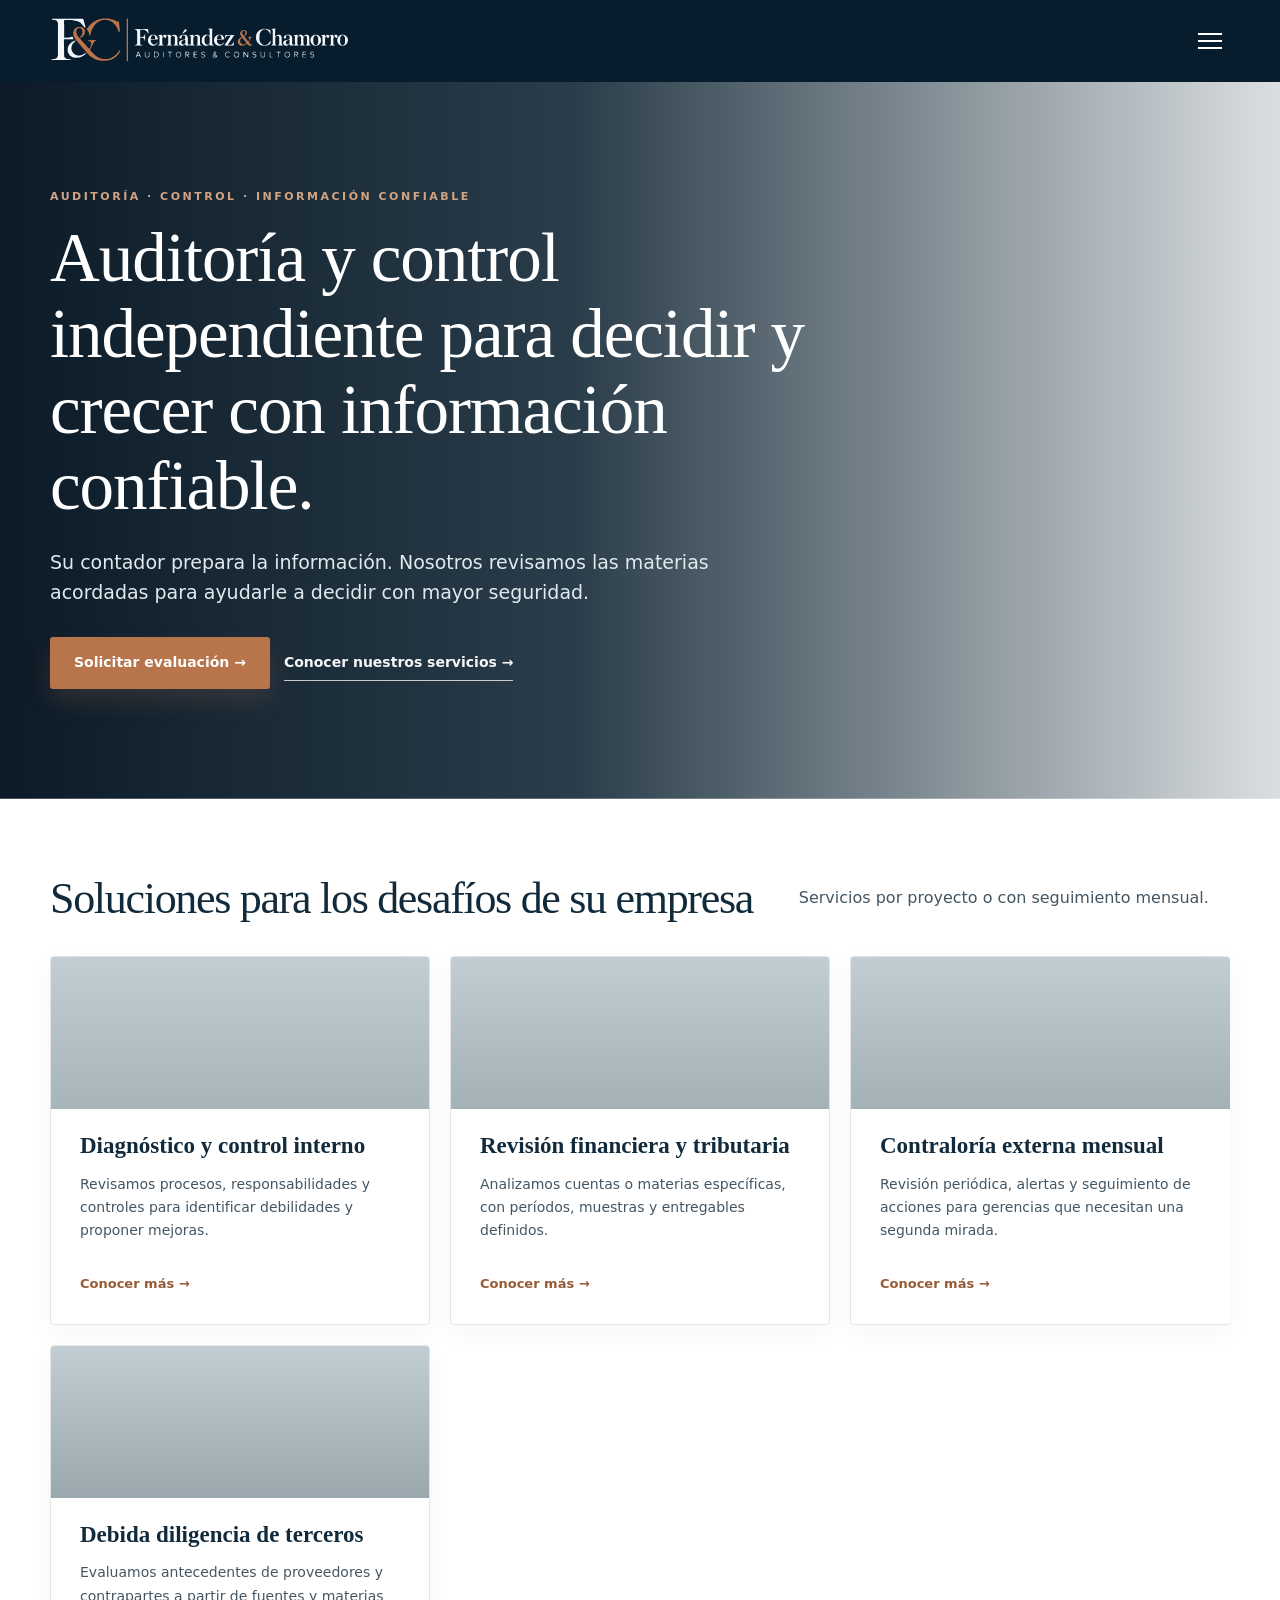
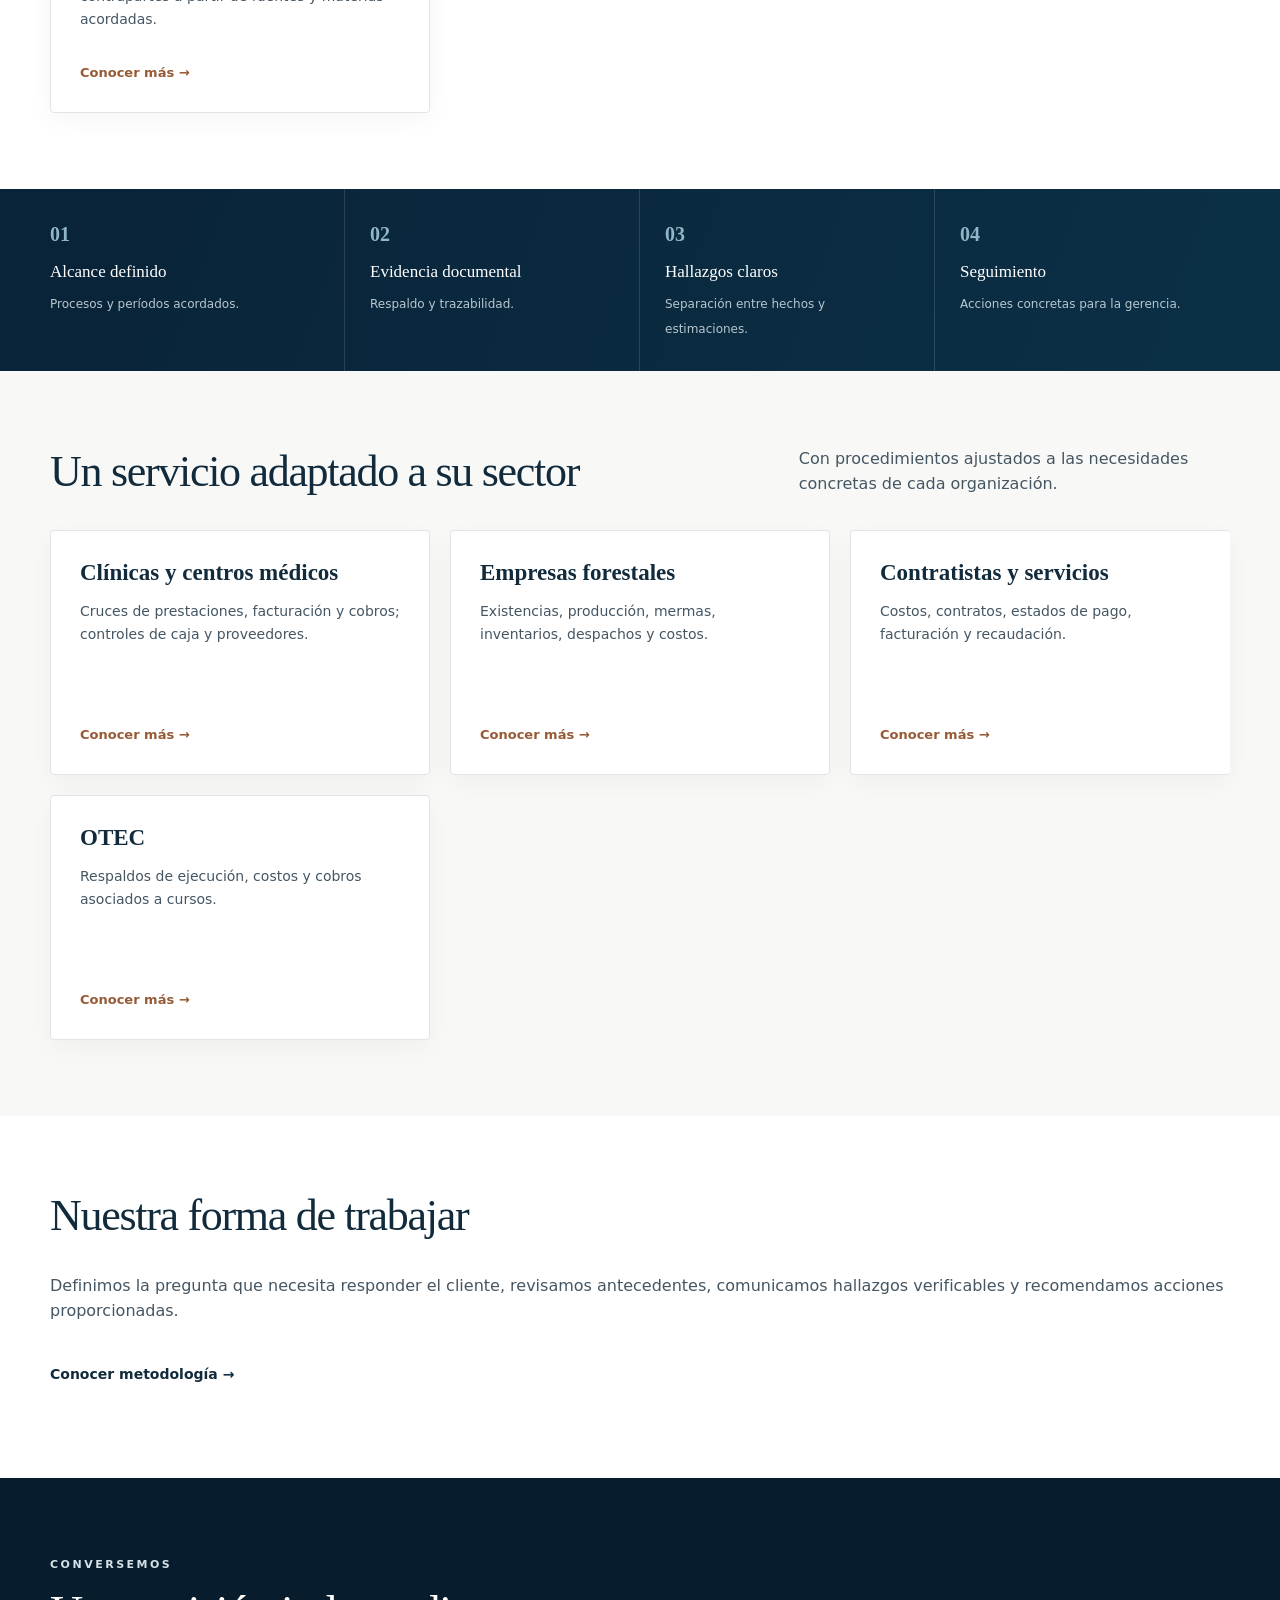
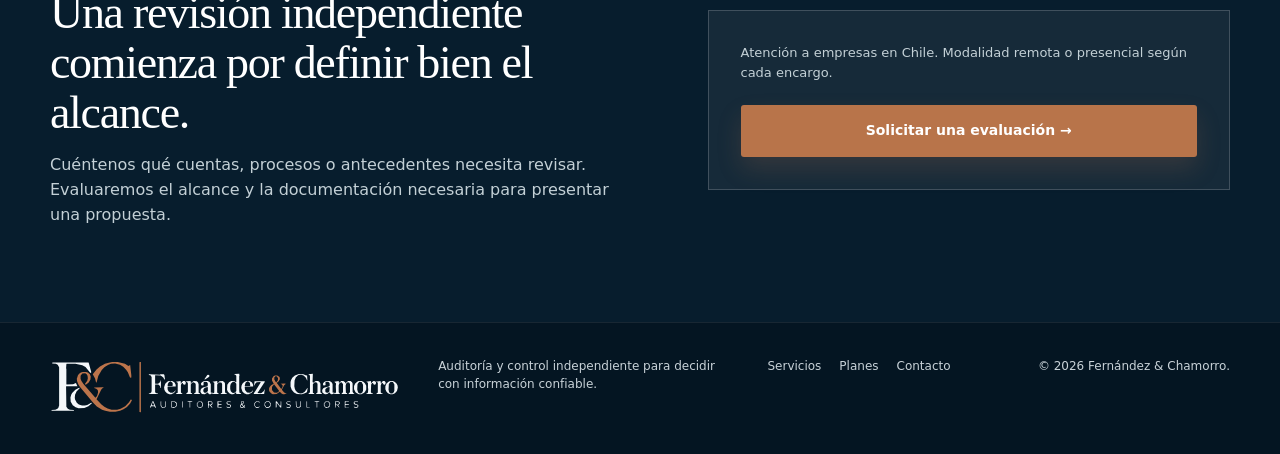
<file: index.html>
<!doctype html>
<html lang="es-CL"><head><meta charset="utf-8"><meta name="viewport" content="width=device-width, initial-scale=1"><title>Auditoría, control interno y contraloría externa en Chile | Fernández &amp; Chamorro</title><meta name="description" content="Revisamos información, procesos y controles de empresas chilenas mediante auditoría independiente, revisión financiera y tributaria y debida diligencia."><meta name="robots" content="index,follow,max-image-preview:large"><meta name="theme-color" content="#071c2b"><link rel="canonical" href="https://fyc-auditores.cl/"><link rel="icon" href="/favicon.svg" type="image/svg+xml"><link rel="stylesheet" href="/styles.css"><meta property="og:type" content="website"><meta property="og:locale" content="es_CL"><meta property="og:title" content="Auditoría, control interno y contraloría externa en Chile | Fernández & Chamorro"><meta property="og:description" content="Revisamos información, procesos y controles de empresas chilenas mediante auditoría independiente, revisión financiera y tributaria y debida diligencia."><meta property="og:url" content="https://fyc-auditores.cl/"><meta property="og:site_name" content="Fernández & Chamorro"><script type="application/ld+json">{"@context":"https://schema.org","@type":"ProfessionalService","name":"Fernández & Chamorro Auditores Consultores","url":"https://fyc-auditores.cl/","areaServed":{"@type":"Country","name":"Chile"},"serviceType":["Control interno","Revisión financiera y tributaria específica","Contraloría externa mensual","Debida diligencia de terceros"]}</script></head>
<body><a class="skip-link" href="#contenido">Ir al contenido</a><header class="site-header"><div class="container nav-wrap"><a class="brand" href="/" aria-label="Fernández y Chamorro, inicio"><img class="brand-logo" src="/assets/logo-fyc-header.svg" alt="Fernández &amp; Chamorro Auditores Consultores" width="360" height="65" decoding="async"></a><button class="nav-toggle" type="button" aria-expanded="false" aria-controls="main-nav" aria-label="Abrir menú"><span></span><span></span><span></span></button><nav class="main-nav" id="main-nav" aria-label="Navegación principal"><a href="/" class="active">Inicio</a><a href="/nosotros/">Nosotros</a><a href="/servicios/">Servicios</a><a href="/planes/">Planes mensuales</a><a href="/sectores/">Sectores</a><a href="/metodologia/">Metodología</a><a href="/recursos/">Recursos</a><a href="/contacto/">Contacto</a></nav><a href="/contacto/" class="btn btn-small btn-dark desktop-cta">Solicitar evaluación</a></div></header>
<main id="contenido"><section class="page-hero home-hero"><div class="container"><p class="eyebrow">AUDITORÍA · CONTROL · INFORMACIÓN CONFIABLE</p><h1>Auditoría y control independiente para decidir y crecer con información confiable.</h1><p class="hero-lead">Su contador prepara la información. Nosotros revisamos las materias acordadas para ayudarle a decidir con mayor seguridad.</p><div class="hero-ctas"><a class="btn btn-copper" href="/contacto/">Solicitar evaluación →</a><a class="text-link" href="/servicios/">Conocer nuestros servicios →</a></div></div></section><section class="section"><div class="container"><div class="section-head"><div><h2>Soluciones para los desafíos de su empresa</h2></div><p class="section-intro">Servicios por proyecto o con seguimiento mensual.</p></div><div class="service-grid multipage-grid home-services"><article class="service-card"><h3>Diagnóstico y control interno</h3><p>Revisamos procesos, responsabilidades y controles para identificar debilidades y proponer mejoras.</p><a href="/servicios/#control" class="text-link">Conocer más →</a></article><article class="service-card"><h3>Revisión financiera y tributaria</h3><p>Analizamos cuentas o materias específicas, con períodos, muestras y entregables definidos.</p><a href="/servicios/#financiera" class="text-link">Conocer más →</a></article><article class="service-card"><h3>Contraloría externa mensual</h3><p>Revisión periódica, alertas y seguimiento de acciones para gerencias que necesitan una segunda mirada.</p><a href="/planes/" class="text-link">Conocer más →</a></article><article class="service-card"><h3>Debida diligencia de terceros</h3><p>Evaluamos antecedentes de proveedores y contrapartes a partir de fuentes y materias acordadas.</p><a href="/servicios/#integridad" class="text-link">Conocer más →</a></article></div></div></section><section class="value-band"><div class="container value-grid"><div><strong>01</strong><span>Alcance definido</span><small>Procesos y períodos acordados.</small></div><div><strong>02</strong><span>Evidencia documental</span><small>Respaldo y trazabilidad.</small></div><div><strong>03</strong><span>Hallazgos claros</span><small>Separación entre hechos y estimaciones.</small></div><div><strong>04</strong><span>Seguimiento</span><small>Acciones concretas para la gerencia.</small></div></div></section><section class="section"><div class="container"><div class="section-head"><div><h2>Un servicio adaptado a su sector</h2></div><p class="section-intro">Con procedimientos ajustados a las necesidades concretas de cada organización.</p></div><div class="service-grid multipage-grid"><article class="service-card"><h3>Clínicas y centros médicos</h3><p>Cruces de prestaciones, facturación y cobros; controles de caja y proveedores.</p><a href="/sectores/#salud" class="text-link">Conocer más →</a></article><article class="service-card"><h3>Empresas forestales</h3><p>Existencias, producción, mermas, inventarios, despachos y costos.</p><a href="/sectores/#forestal" class="text-link">Conocer más →</a></article><article class="service-card"><h3>Contratistas y servicios</h3><p>Costos, contratos, estados de pago, facturación y recaudación.</p><a href="/sectores/#contratistas" class="text-link">Conocer más →</a></article><article class="service-card"><h3>OTEC</h3><p>Respaldos de ejecución, costos y cobros asociados a cursos.</p><a href="/sectores/#otec" class="text-link">Conocer más →</a></article></div></div></section><section class="section"><div class="container"><div class="section-head"><div><h2>Nuestra forma de trabajar</h2></div></div><p class="body-copy">Definimos la pregunta que necesita responder el cliente, revisamos antecedentes, comunicamos hallazgos verificables y recomendamos acciones proporcionadas.</p><p><a href="/metodologia/" class="text-link">Conocer metodología →</a></p></div></section><section class="contact"><div class="container contact-grid"><div><p class="eyebrow">CONVERSEMOS</p><h2>Una revisión independiente comienza por definir bien el alcance.</h2><p>Cuéntenos qué cuentas, procesos o antecedentes necesita revisar. Evaluaremos el alcance y la documentación necesaria para presentar una propuesta.</p></div><div class="contact-card"><p>Atención a empresas en Chile. Modalidad remota o presencial según cada encargo.</p><a href="/contacto/" class="btn btn-copper full">Solicitar una evaluación →</a></div></div></section></main><footer class="footer"><div class="container footer-grid"><a class="brand footer-brand" href="/"><img class="brand-logo" src="/assets/logo-fyc-header.svg" alt="Fernández &amp; Chamorro Auditores Consultores" width="360" height="65" decoding="async"></a><p>Auditoría y control independiente para decidir con información confiable.</p><div class="footer-links"><a href="/servicios/">Servicios</a><a href="/planes/">Planes</a><a href="/contacto/">Contacto</a></div><p class="copyright">© <span id="year">2026</span> Fernández &amp; Chamorro.</p></div></footer><script src="/script.js" defer></script></body></html>
</file>
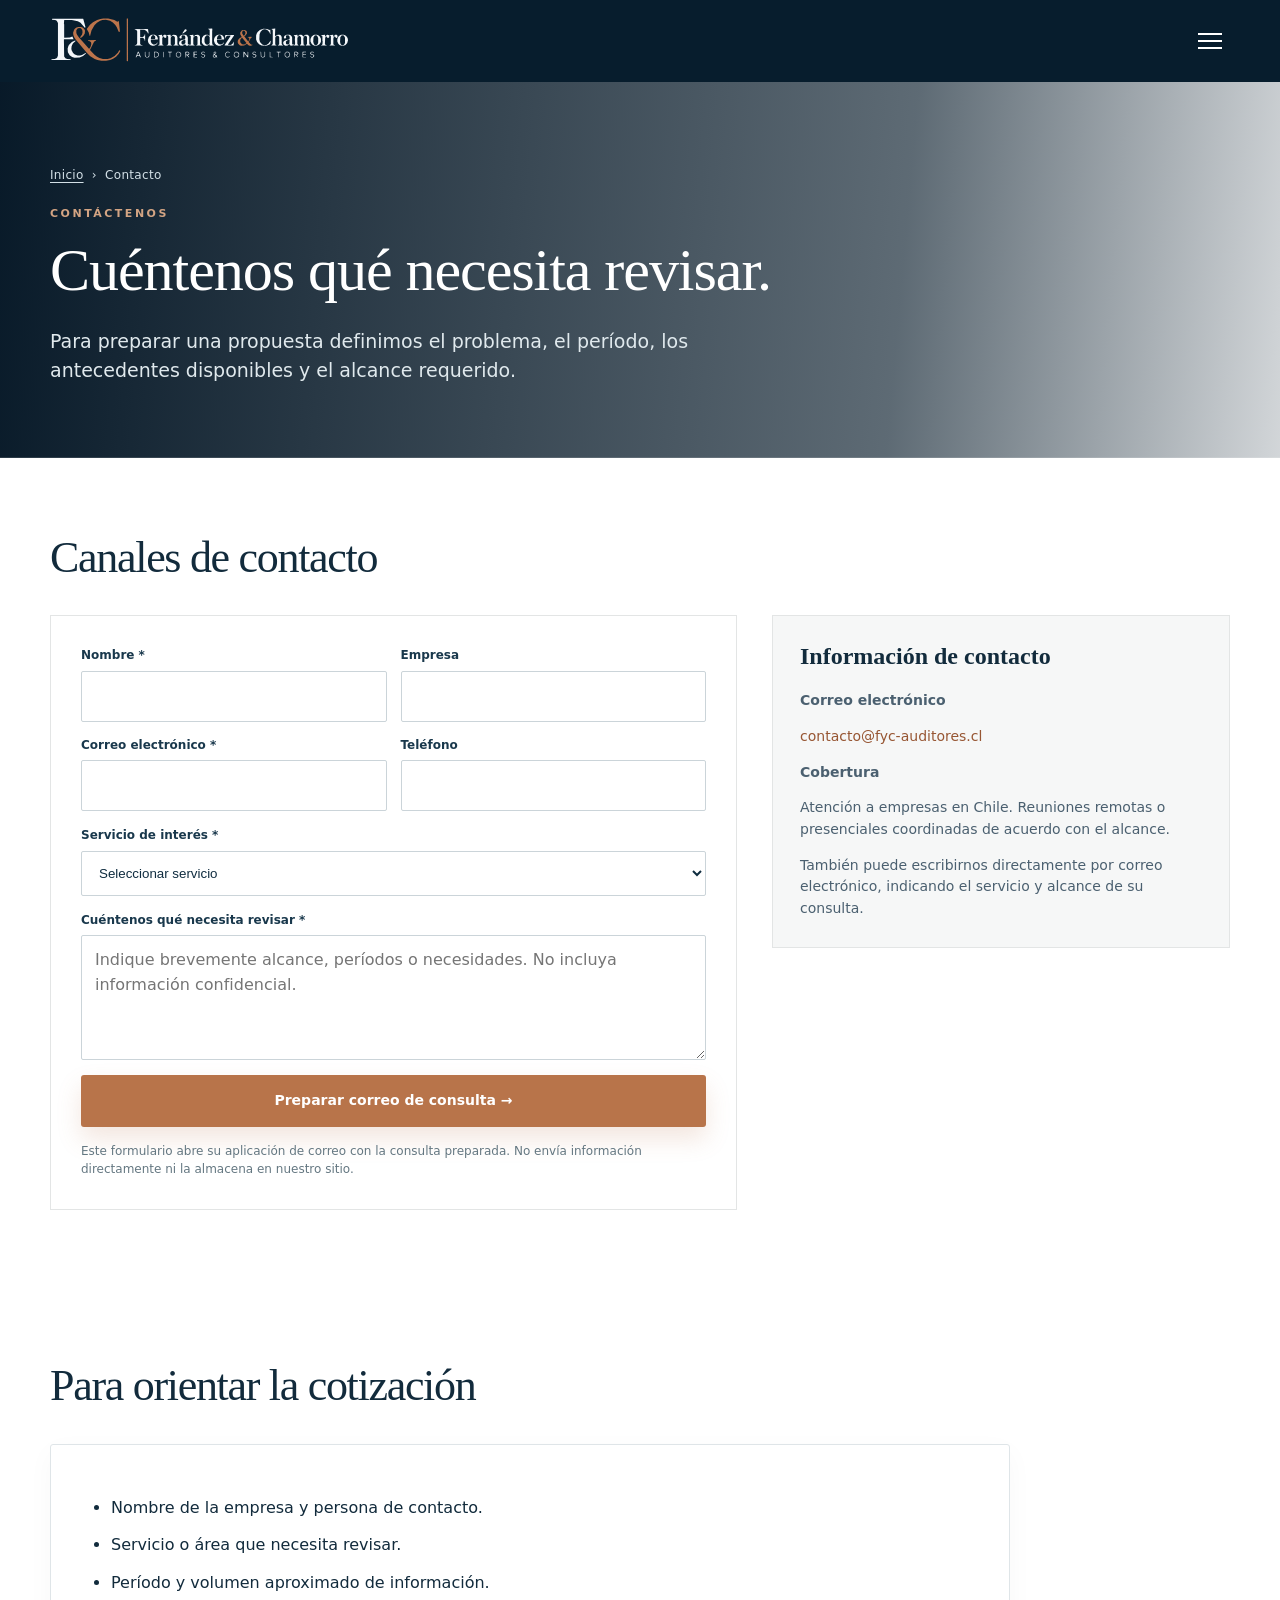
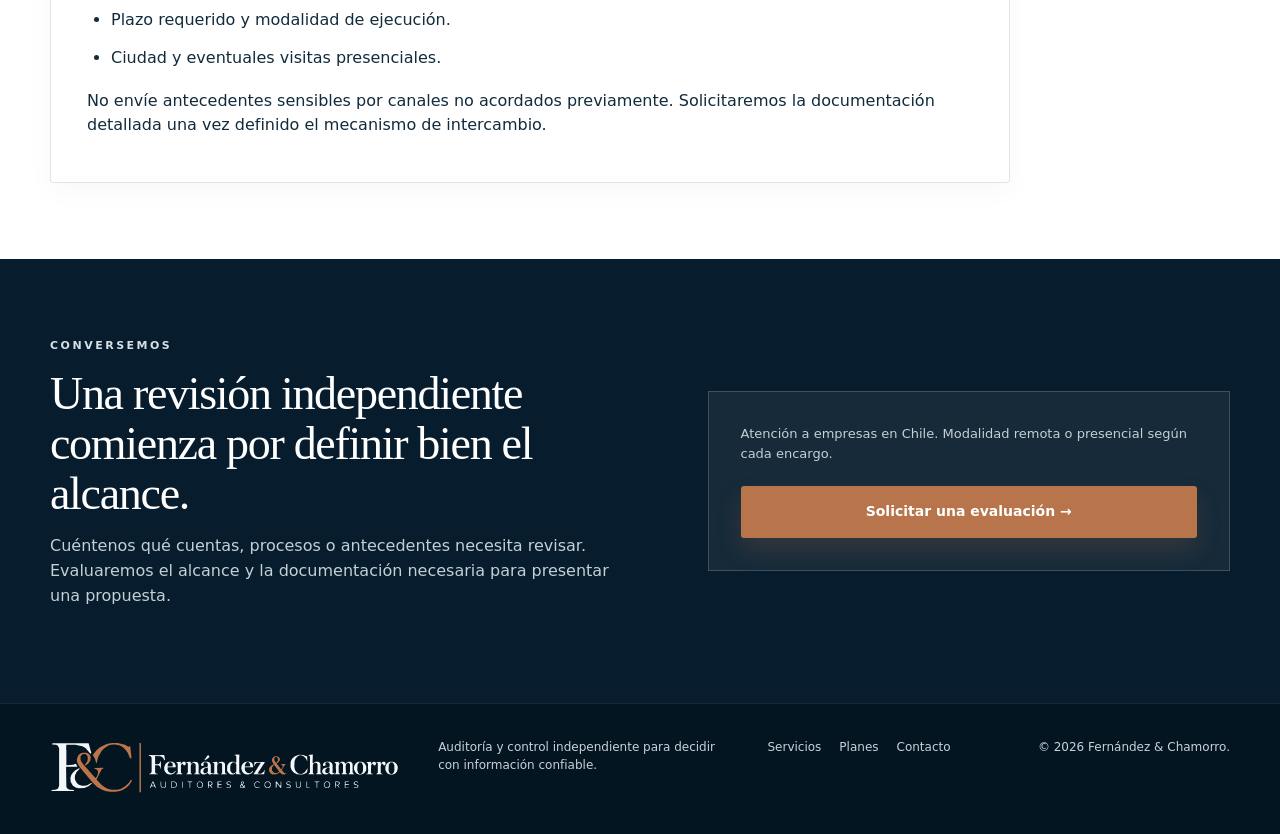
<file: contacto/index.html>
<!doctype html>
<html lang="es-CL"><head><meta charset="utf-8"><meta name="viewport" content="width=device-width, initial-scale=1"><title>Contacto y cotizaciones de auditoría | Fernández &amp; Chamorro</title><meta name="description" content="Solicite una evaluación de auditoría interna, revisión contable y tributaria, contraloría externa o debida diligencia en Chile."><meta name="robots" content="index,follow,max-image-preview:large"><meta name="theme-color" content="#071c2b"><link rel="canonical" href="https://fyc-auditores.cl/contacto/"><link rel="icon" href="/favicon.svg" type="image/svg+xml"><link rel="stylesheet" href="/styles.css"><meta property="og:type" content="website"><meta property="og:locale" content="es_CL"><meta property="og:title" content="Contacto y cotizaciones de auditoría | Fernández & Chamorro"><meta property="og:description" content="Solicite una evaluación de auditoría interna, revisión contable y tributaria, contraloría externa o debida diligencia en Chile."><meta property="og:url" content="https://fyc-auditores.cl/contacto/"><meta property="og:site_name" content="Fernández & Chamorro"><script type="application/ld+json">{"@context":"https://schema.org","@type":"ProfessionalService","name":"Fernández & Chamorro Auditores Consultores","url":"https://fyc-auditores.cl/","areaServed":{"@type":"Country","name":"Chile"},"serviceType":["Control interno","Revisión financiera y tributaria específica","Contraloría externa mensual","Debida diligencia de terceros"]}</script></head>
<body><a class="skip-link" href="#contenido">Ir al contenido</a><header class="site-header"><div class="container nav-wrap"><a class="brand" href="/" aria-label="Fernández y Chamorro, inicio"><img class="brand-logo" src="/assets/logo-fyc-header.svg" alt="Fernández &amp; Chamorro Auditores Consultores" width="360" height="65" decoding="async"></a><button class="nav-toggle" type="button" aria-expanded="false" aria-controls="main-nav" aria-label="Abrir menú"><span></span><span></span><span></span></button><nav class="main-nav" id="main-nav" aria-label="Navegación principal"><a href="/">Inicio</a><a href="/nosotros/">Nosotros</a><a href="/servicios/">Servicios</a><a href="/planes/">Planes mensuales</a><a href="/sectores/">Sectores</a><a href="/metodologia/">Metodología</a><a href="/recursos/">Recursos</a><a href="/contacto/" class="active">Contacto</a></nav><a href="/contacto/" class="btn btn-small btn-dark desktop-cta">Solicitar evaluación</a></div></header>
<main id="contenido"><section class="page-hero hero-contacto"><div class="container"><div class="breadcrumb"><a href="/">Inicio</a> &nbsp;›&nbsp; Contacto</div><p class="eyebrow">CONTÁCTENOS</p><h1>Cuéntenos qué necesita revisar.</h1><p class="hero-lead">Para preparar una propuesta definimos el problema, el período, los antecedentes disponibles y el alcance requerido.</p></div></section><section class="section"><div class="container"><div class="section-head"><div><h2>Canales de contacto</h2></div></div><div class="contact-layout"><form class="inquiry-form" id="inquiry-form"><div class="form-grid"><div class="field"><label for="nombre">Nombre *</label><input id="nombre" name="nombre" required autocomplete="name" maxlength="100"></div><div class="field"><label for="empresa">Empresa</label><input id="empresa" name="empresa" maxlength="120" autocomplete="organization"></div><div class="field"><label for="email">Correo electrónico *</label><input id="email" name="email" type="email" autocomplete="email" required maxlength="150"></div><div class="field"><label for="telefono">Teléfono</label><input id="telefono" name="telefono" type="tel" autocomplete="tel" maxlength="35"></div></div><div class="field"><label for="servicio">Servicio de interés *</label><select id="servicio" name="servicio" required><option value="">Seleccionar servicio</option><option>Control interno</option><option>Revisión financiera y tributaria</option><option>Contraloría externa mensual</option><option>Debida diligencia</option><option>Inventarios</option><option>Otro</option></select></div><div class="field"><label for="mensaje">Cuéntenos qué necesita revisar *</label><textarea id="mensaje" name="mensaje" required maxlength="2000" placeholder="Indique brevemente alcance, períodos o necesidades. No incluya información confidencial."></textarea></div><button class="btn btn-copper full" type="submit">Preparar correo de consulta →</button><p class="form-note">Este formulario abre su aplicación de correo con la consulta preparada. No envía información directamente ni la almacena en nuestro sitio.</p></form><aside class="contact-aside"><h3>Información de contacto</h3><p><strong>Correo electrónico</strong></p><p><a href="mailto:contacto@fyc-auditores.cl">contacto@fyc-auditores.cl</a></p><p><strong>Cobertura</strong></p><p>Atención a empresas en Chile. Reuniones remotas o presenciales coordinadas de acuerdo con el alcance.</p><p class="form-note">También puede escribirnos directamente por correo electrónico, indicando el servicio y alcance de su consulta.</p></aside></div></div></section><section class="section"><div class="container"><div class="section-head"><div><h2>Para orientar la cotización</h2></div></div><div class="prose-panel"><ul class="check-list"><li>Nombre de la empresa y persona de contacto.</li><li>Servicio o área que necesita revisar.</li><li>Período y volumen aproximado de información.</li><li>Plazo requerido y modalidad de ejecución.</li><li>Ciudad y eventuales visitas presenciales.</li></ul><p>No envíe antecedentes sensibles por canales no acordados previamente. Solicitaremos la documentación detallada una vez definido el mecanismo de intercambio.</p></div></div></section><section class="contact"><div class="container contact-grid"><div><p class="eyebrow">CONVERSEMOS</p><h2>Una revisión independiente comienza por definir bien el alcance.</h2><p>Cuéntenos qué cuentas, procesos o antecedentes necesita revisar. Evaluaremos el alcance y la documentación necesaria para presentar una propuesta.</p></div><div class="contact-card"><p>Atención a empresas en Chile. Modalidad remota o presencial según cada encargo.</p><a href="/contacto/" class="btn btn-copper full">Solicitar una evaluación →</a></div></div></section></main><footer class="footer"><div class="container footer-grid"><a class="brand footer-brand" href="/"><img class="brand-logo" src="/assets/logo-fyc-header.svg" alt="Fernández &amp; Chamorro Auditores Consultores" width="360" height="65" decoding="async"></a><p>Auditoría y control independiente para decidir con información confiable.</p><div class="footer-links"><a href="/servicios/">Servicios</a><a href="/planes/">Planes</a><a href="/contacto/">Contacto</a></div><p class="copyright">© <span id="year">2026</span> Fernández &amp; Chamorro.</p></div></footer><script src="/script.js" defer></script></body></html>
</file>
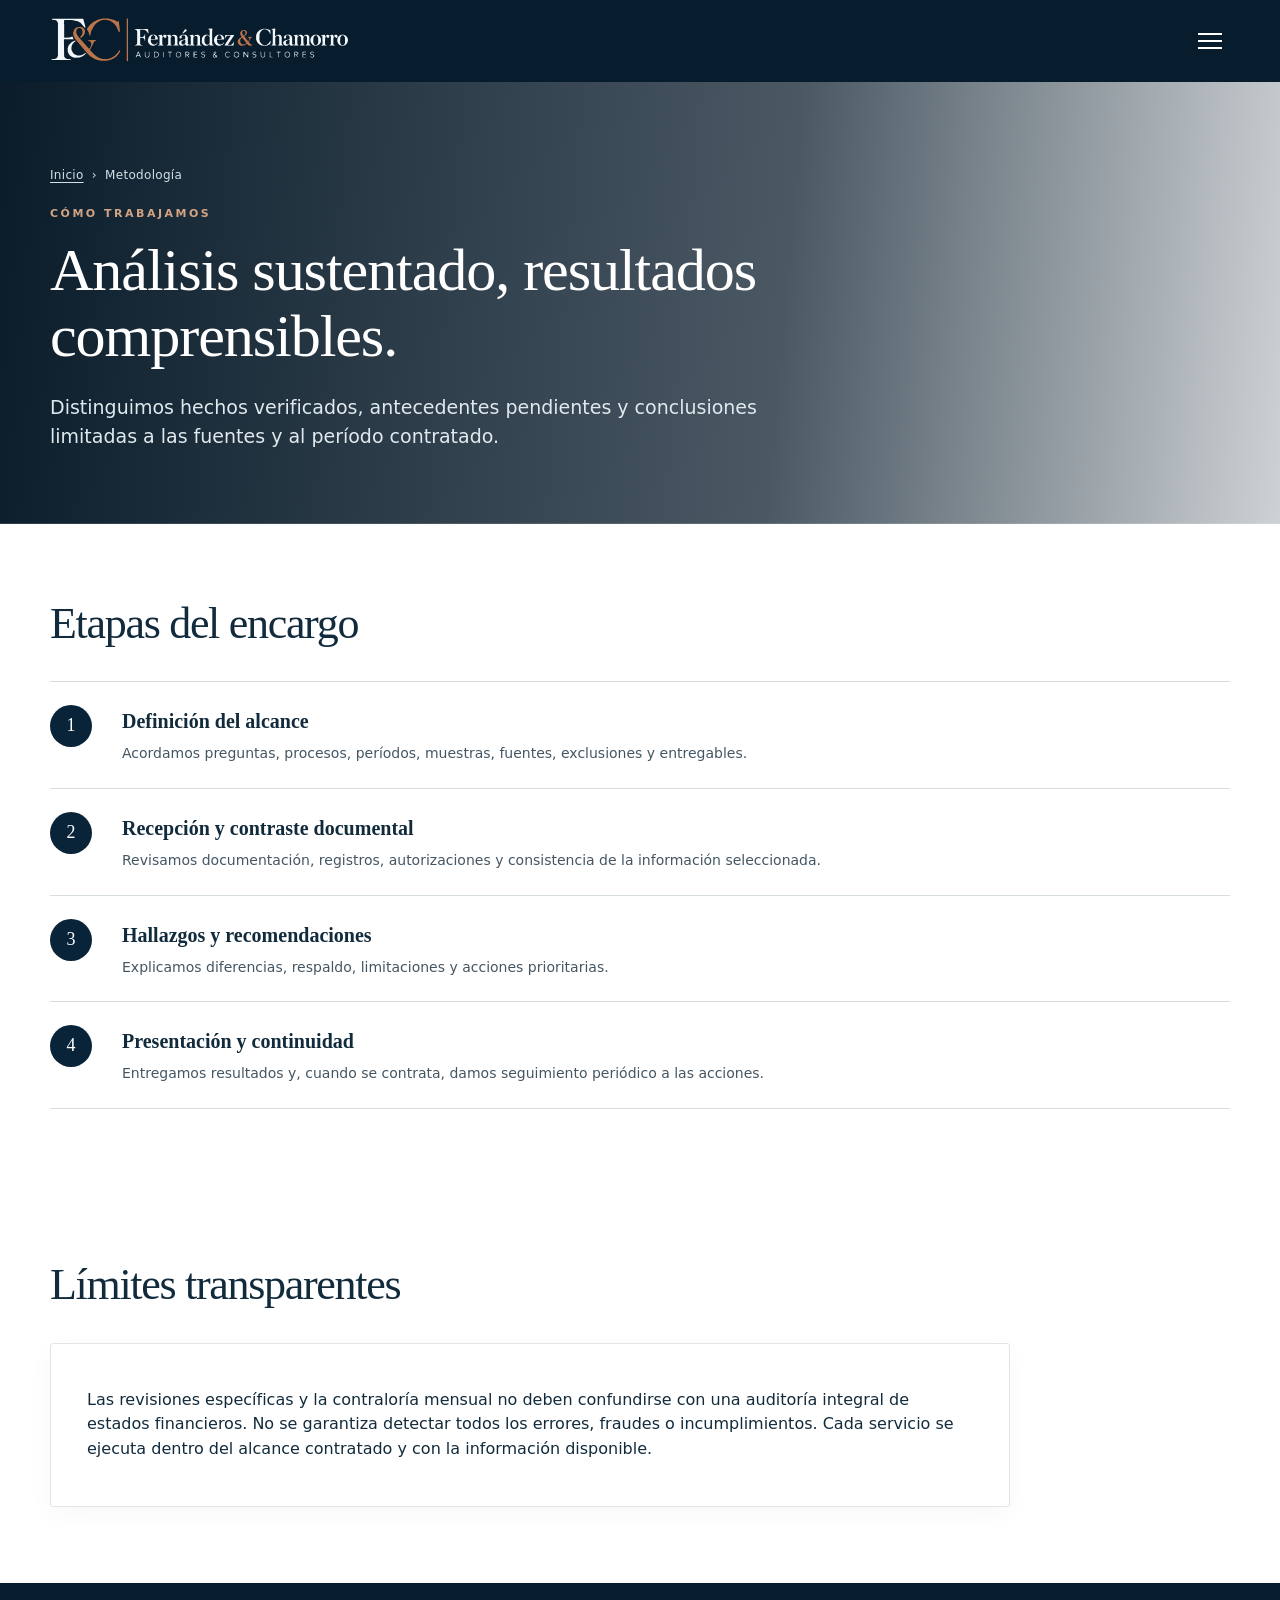
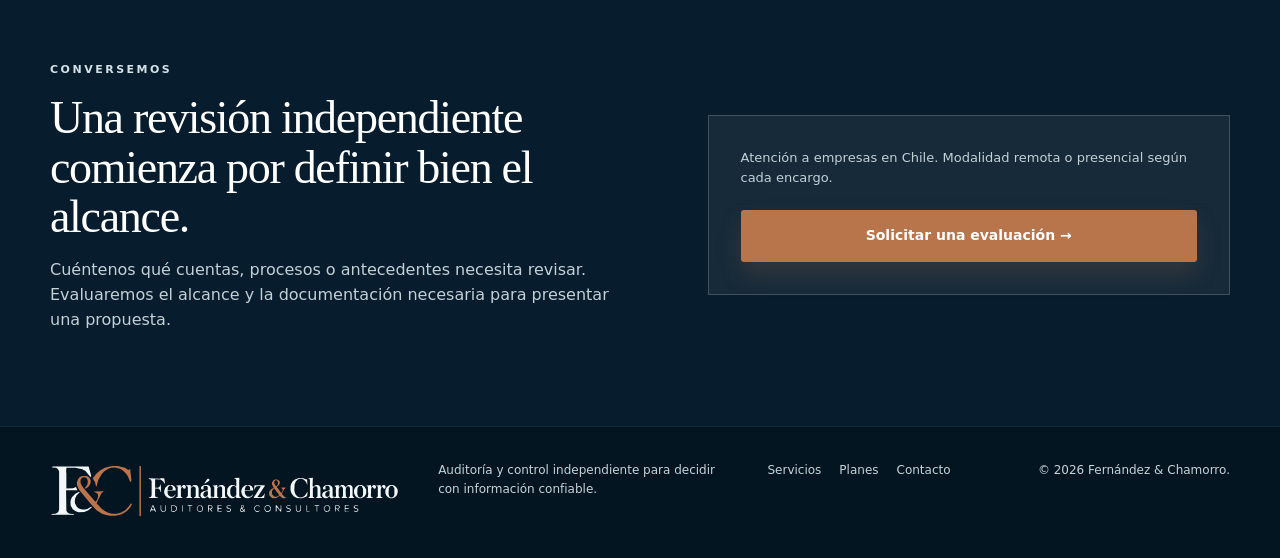
<file: metodologia/index.html>
<!doctype html>
<html lang="es-CL"><head><meta charset="utf-8"><meta name="viewport" content="width=device-width, initial-scale=1"><title>Metodología de revisión independiente | Fernández &amp; Chamorro</title><meta name="description" content="Nuestro trabajo parte de la definición del alcance, revisión de antecedentes, hallazgos sustentados y recomendaciones aplicables."><meta name="robots" content="index,follow,max-image-preview:large"><meta name="theme-color" content="#071c2b"><link rel="canonical" href="https://fyc-auditores.cl/metodologia/"><link rel="icon" href="/favicon.svg" type="image/svg+xml"><link rel="stylesheet" href="/styles.css"><meta property="og:type" content="website"><meta property="og:locale" content="es_CL"><meta property="og:title" content="Metodología de revisión independiente | Fernández & Chamorro"><meta property="og:description" content="Nuestro trabajo parte de la definición del alcance, revisión de antecedentes, hallazgos sustentados y recomendaciones aplicables."><meta property="og:url" content="https://fyc-auditores.cl/metodologia/"><meta property="og:site_name" content="Fernández & Chamorro"><script type="application/ld+json">{"@context":"https://schema.org","@type":"ProfessionalService","name":"Fernández & Chamorro Auditores Consultores","url":"https://fyc-auditores.cl/","areaServed":{"@type":"Country","name":"Chile"},"serviceType":["Control interno","Revisión financiera y tributaria específica","Contraloría externa mensual","Debida diligencia de terceros"]}</script></head>
<body><a class="skip-link" href="#contenido">Ir al contenido</a><header class="site-header"><div class="container nav-wrap"><a class="brand" href="/" aria-label="Fernández y Chamorro, inicio"><img class="brand-logo" src="/assets/logo-fyc-header.svg" alt="Fernández &amp; Chamorro Auditores Consultores" width="360" height="65" decoding="async"></a><button class="nav-toggle" type="button" aria-expanded="false" aria-controls="main-nav" aria-label="Abrir menú"><span></span><span></span><span></span></button><nav class="main-nav" id="main-nav" aria-label="Navegación principal"><a href="/">Inicio</a><a href="/nosotros/">Nosotros</a><a href="/servicios/">Servicios</a><a href="/planes/">Planes mensuales</a><a href="/sectores/">Sectores</a><a href="/metodologia/" class="active">Metodología</a><a href="/recursos/">Recursos</a><a href="/contacto/">Contacto</a></nav><a href="/contacto/" class="btn btn-small btn-dark desktop-cta">Solicitar evaluación</a></div></header>
<main id="contenido"><section class="page-hero hero-metodologia"><div class="container"><div class="breadcrumb"><a href="/">Inicio</a> &nbsp;›&nbsp; Metodología</div><p class="eyebrow">CÓMO TRABAJAMOS</p><h1>Análisis sustentado, resultados comprensibles.</h1><p class="hero-lead">Distinguimos hechos verificados, antecedentes pendientes y conclusiones limitadas a las fuentes y al período contratado.</p></div></section><section class="section"><div class="container"><div class="section-head"><div><h2>Etapas del encargo</h2></div></div><div class="steps"><article><span>1</span><div><h3>Definición del alcance</h3><p>Acordamos preguntas, procesos, períodos, muestras, fuentes, exclusiones y entregables.</p></div></article><article><span>2</span><div><h3>Recepción y contraste documental</h3><p>Revisamos documentación, registros, autorizaciones y consistencia de la información seleccionada.</p></div></article><article><span>3</span><div><h3>Hallazgos y recomendaciones</h3><p>Explicamos diferencias, respaldo, limitaciones y acciones prioritarias.</p></div></article><article><span>4</span><div><h3>Presentación y continuidad</h3><p>Entregamos resultados y, cuando se contrata, damos seguimiento periódico a las acciones.</p></div></article></div></div></section><section class="section"><div class="container"><div class="section-head"><div><h2>Límites transparentes</h2></div></div><div class="prose-panel"><p>Las revisiones específicas y la contraloría mensual no deben confundirse con una auditoría integral de estados financieros. No se garantiza detectar todos los errores, fraudes o incumplimientos. Cada servicio se ejecuta dentro del alcance contratado y con la información disponible.</p></div></div></section><section class="contact"><div class="container contact-grid"><div><p class="eyebrow">CONVERSEMOS</p><h2>Una revisión independiente comienza por definir bien el alcance.</h2><p>Cuéntenos qué cuentas, procesos o antecedentes necesita revisar. Evaluaremos el alcance y la documentación necesaria para presentar una propuesta.</p></div><div class="contact-card"><p>Atención a empresas en Chile. Modalidad remota o presencial según cada encargo.</p><a href="/contacto/" class="btn btn-copper full">Solicitar una evaluación →</a></div></div></section></main><footer class="footer"><div class="container footer-grid"><a class="brand footer-brand" href="/"><img class="brand-logo" src="/assets/logo-fyc-header.svg" alt="Fernández &amp; Chamorro Auditores Consultores" width="360" height="65" decoding="async"></a><p>Auditoría y control independiente para decidir con información confiable.</p><div class="footer-links"><a href="/servicios/">Servicios</a><a href="/planes/">Planes</a><a href="/contacto/">Contacto</a></div><p class="copyright">© <span id="year">2026</span> Fernández &amp; Chamorro.</p></div></footer><script src="/script.js" defer></script></body></html>
</file>
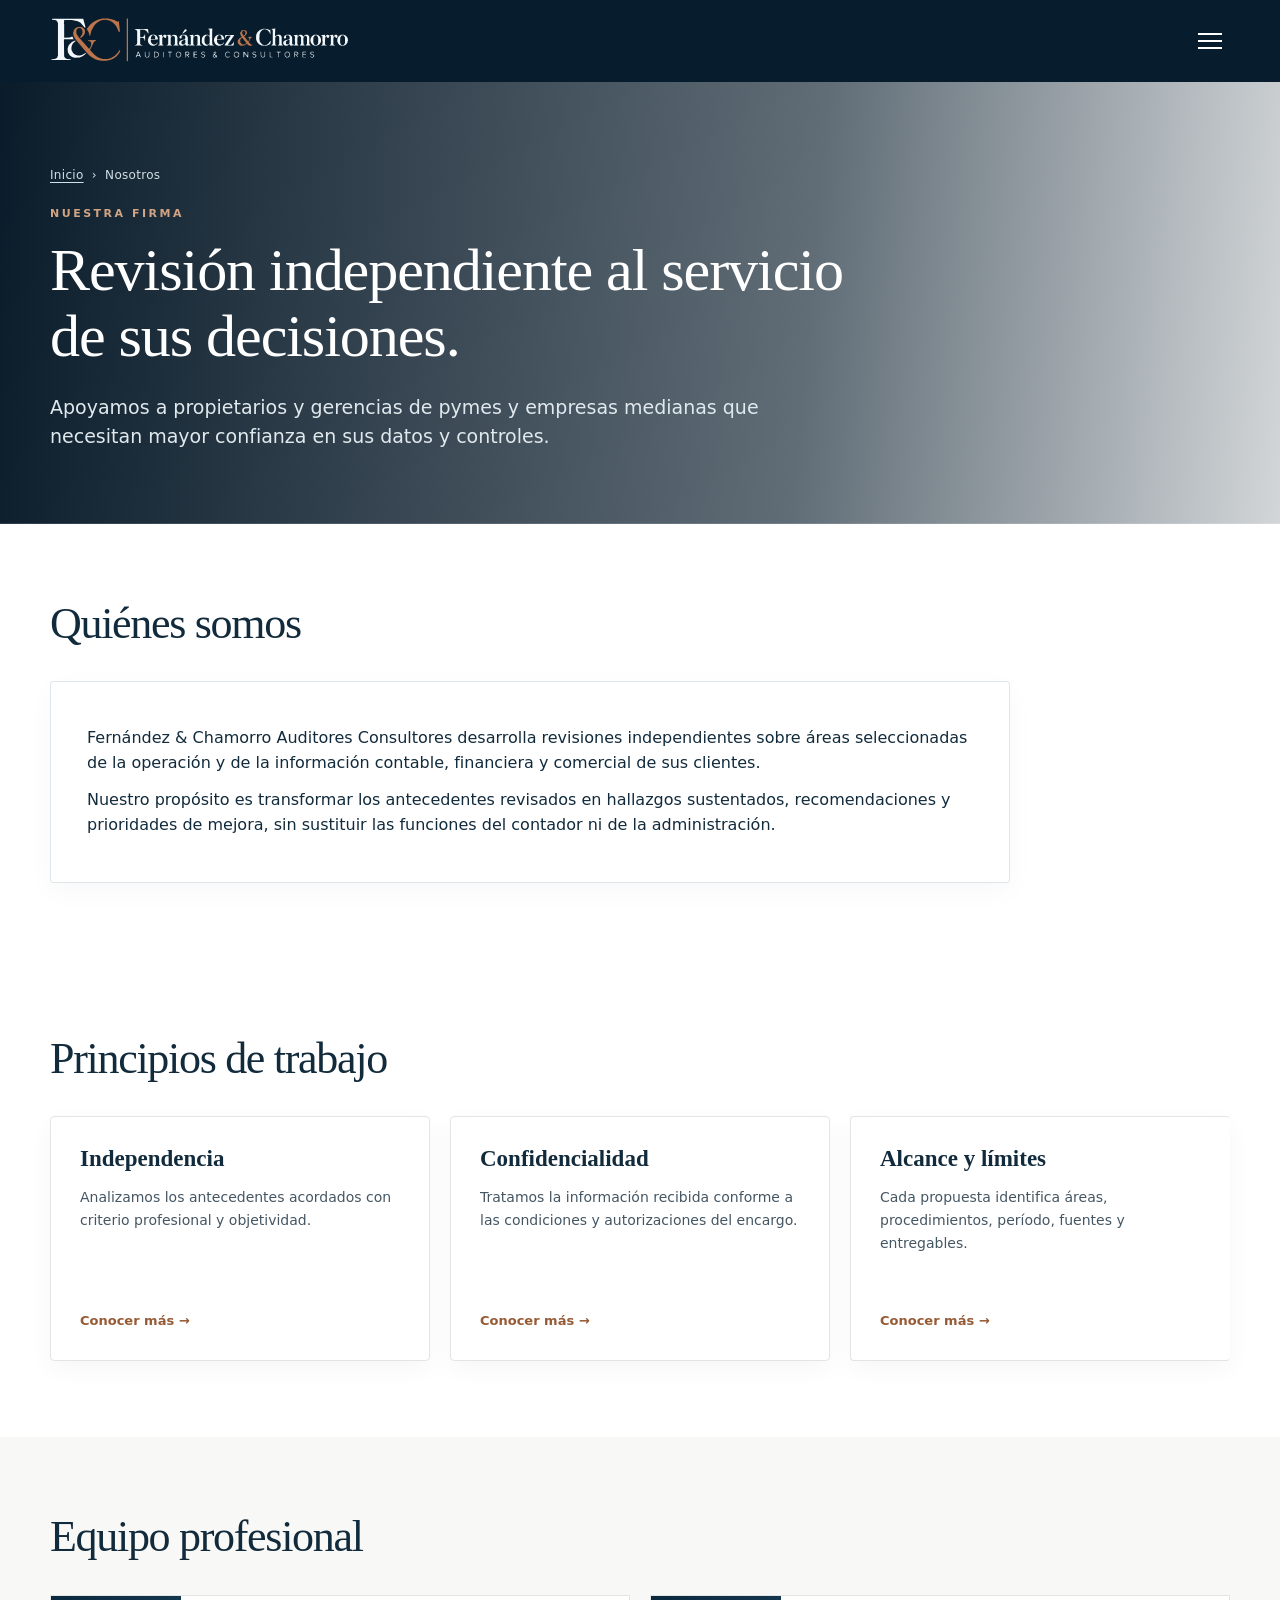
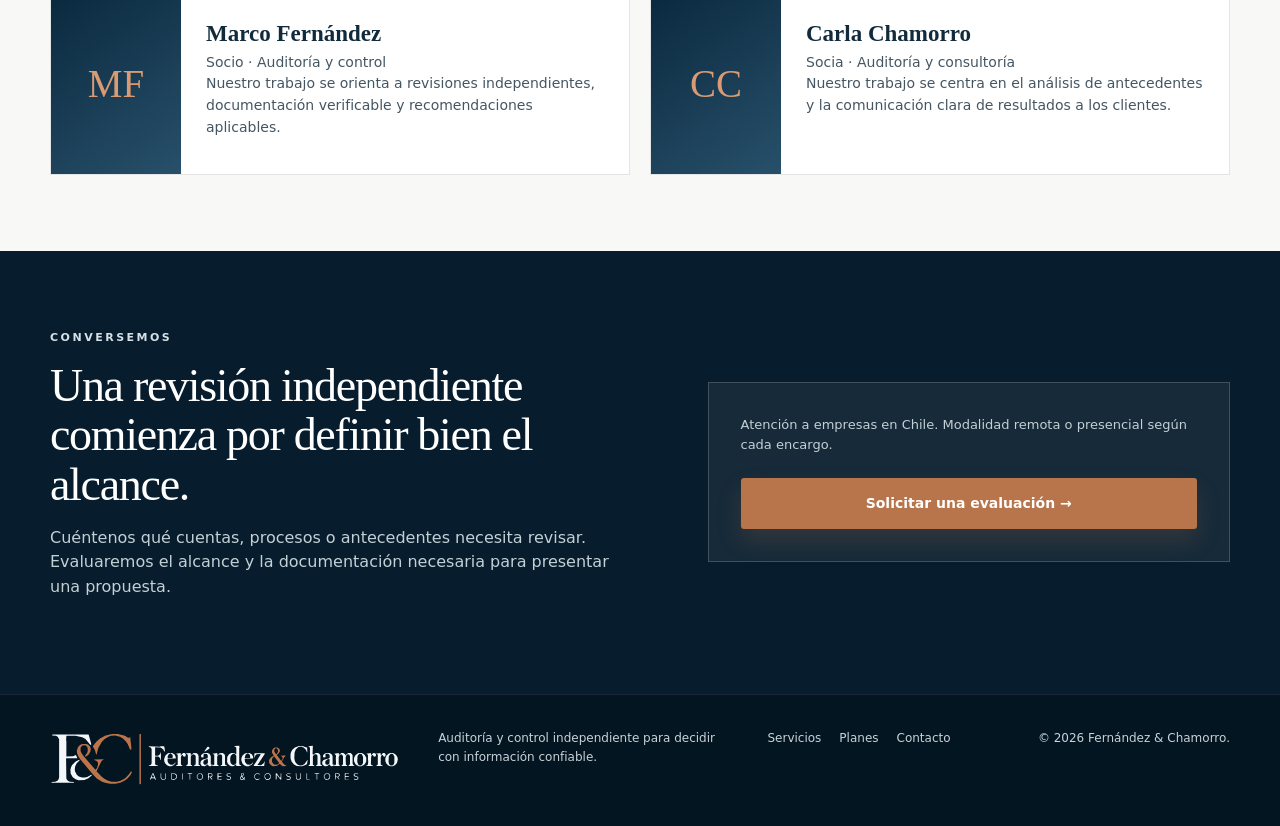
<file: nosotros/index.html>
<!doctype html>
<html lang="es-CL"><head><meta charset="utf-8"><meta name="viewport" content="width=device-width, initial-scale=1"><title>Nosotros y nuestro enfoque profesional | Fernández &amp; Chamorro</title><meta name="description" content="Conozca el enfoque independiente de Fernández & Chamorro, una firma orientada a revisión de procesos, información financiera e integridad."><meta name="robots" content="index,follow,max-image-preview:large"><meta name="theme-color" content="#071c2b"><link rel="canonical" href="https://fyc-auditores.cl/nosotros/"><link rel="icon" href="/favicon.svg" type="image/svg+xml"><link rel="stylesheet" href="/styles.css"><meta property="og:type" content="website"><meta property="og:locale" content="es_CL"><meta property="og:title" content="Nosotros y nuestro enfoque profesional | Fernández & Chamorro"><meta property="og:description" content="Conozca el enfoque independiente de Fernández & Chamorro, una firma orientada a revisión de procesos, información financiera e integridad."><meta property="og:url" content="https://fyc-auditores.cl/nosotros/"><meta property="og:site_name" content="Fernández & Chamorro"><script type="application/ld+json">{"@context":"https://schema.org","@type":"ProfessionalService","name":"Fernández & Chamorro Auditores Consultores","url":"https://fyc-auditores.cl/","areaServed":{"@type":"Country","name":"Chile"},"serviceType":["Control interno","Revisión financiera y tributaria específica","Contraloría externa mensual","Debida diligencia de terceros"]}</script></head>
<body><a class="skip-link" href="#contenido">Ir al contenido</a><header class="site-header"><div class="container nav-wrap"><a class="brand" href="/" aria-label="Fernández y Chamorro, inicio"><img class="brand-logo" src="/assets/logo-fyc-header.svg" alt="Fernández &amp; Chamorro Auditores Consultores" width="360" height="65" decoding="async"></a><button class="nav-toggle" type="button" aria-expanded="false" aria-controls="main-nav" aria-label="Abrir menú"><span></span><span></span><span></span></button><nav class="main-nav" id="main-nav" aria-label="Navegación principal"><a href="/">Inicio</a><a href="/nosotros/" class="active">Nosotros</a><a href="/servicios/">Servicios</a><a href="/planes/">Planes mensuales</a><a href="/sectores/">Sectores</a><a href="/metodologia/">Metodología</a><a href="/recursos/">Recursos</a><a href="/contacto/">Contacto</a></nav><a href="/contacto/" class="btn btn-small btn-dark desktop-cta">Solicitar evaluación</a></div></header>
<main id="contenido"><section class="page-hero hero-nosotros"><div class="container"><div class="breadcrumb"><a href="/">Inicio</a> &nbsp;›&nbsp; Nosotros</div><p class="eyebrow">NUESTRA FIRMA</p><h1>Revisión independiente al servicio de sus decisiones.</h1><p class="hero-lead">Apoyamos a propietarios y gerencias de pymes y empresas medianas que necesitan mayor confianza en sus datos y controles.</p></div></section><section class="section"><div class="container"><div class="section-head"><div><h2>Quiénes somos</h2></div></div><div class="prose-panel"><p>Fernández &amp; Chamorro Auditores Consultores desarrolla revisiones independientes sobre áreas seleccionadas de la operación y de la información contable, financiera y comercial de sus clientes.</p><p>Nuestro propósito es transformar los antecedentes revisados en hallazgos sustentados, recomendaciones y prioridades de mejora, sin sustituir las funciones del contador ni de la administración.</p></div></div></section><section class="section"><div class="container"><div class="section-head"><div><h2>Principios de trabajo</h2></div></div><div class="service-grid multipage-grid"><article class="service-card"><h3>Independencia</h3><p>Analizamos los antecedentes acordados con criterio profesional y objetividad.</p><a href="/metodologia/" class="text-link">Conocer más →</a></article><article class="service-card"><h3>Confidencialidad</h3><p>Tratamos la información recibida conforme a las condiciones y autorizaciones del encargo.</p><a href="/contacto/" class="text-link">Conocer más →</a></article><article class="service-card"><h3>Alcance y límites</h3><p>Cada propuesta identifica áreas, procedimientos, período, fuentes y entregables.</p><a href="/servicios/" class="text-link">Conocer más →</a></article></div></div></section><section class="section"><div class="container"><div class="section-head"><div><h2>Equipo profesional</h2></div></div><div class="profile-grid"><article class="profile-card"><div class="profile-monogram" aria-hidden="true">MF</div><div class="profile-details"><h3>Marco Fernández</h3><p>Socio · Auditoría y control</p><p>Nuestro trabajo se orienta a revisiones independientes, documentación verificable y recomendaciones aplicables.</p></div></article><article class="profile-card"><div class="profile-monogram" aria-hidden="true">CC</div><div class="profile-details"><h3>Carla Chamorro</h3><p>Socia · Auditoría y consultoría</p><p>Nuestro trabajo se centra en el análisis de antecedentes y la comunicación clara de resultados a los clientes.</p></div></article></div></div></section><section class="contact"><div class="container contact-grid"><div><p class="eyebrow">CONVERSEMOS</p><h2>Una revisión independiente comienza por definir bien el alcance.</h2><p>Cuéntenos qué cuentas, procesos o antecedentes necesita revisar. Evaluaremos el alcance y la documentación necesaria para presentar una propuesta.</p></div><div class="contact-card"><p>Atención a empresas en Chile. Modalidad remota o presencial según cada encargo.</p><a href="/contacto/" class="btn btn-copper full">Solicitar una evaluación →</a></div></div></section></main><footer class="footer"><div class="container footer-grid"><a class="brand footer-brand" href="/"><img class="brand-logo" src="/assets/logo-fyc-header.svg" alt="Fernández &amp; Chamorro Auditores Consultores" width="360" height="65" decoding="async"></a><p>Auditoría y control independiente para decidir con información confiable.</p><div class="footer-links"><a href="/servicios/">Servicios</a><a href="/planes/">Planes</a><a href="/contacto/">Contacto</a></div><p class="copyright">© <span id="year">2026</span> Fernández &amp; Chamorro.</p></div></footer><script src="/script.js" defer></script></body></html>
</file>
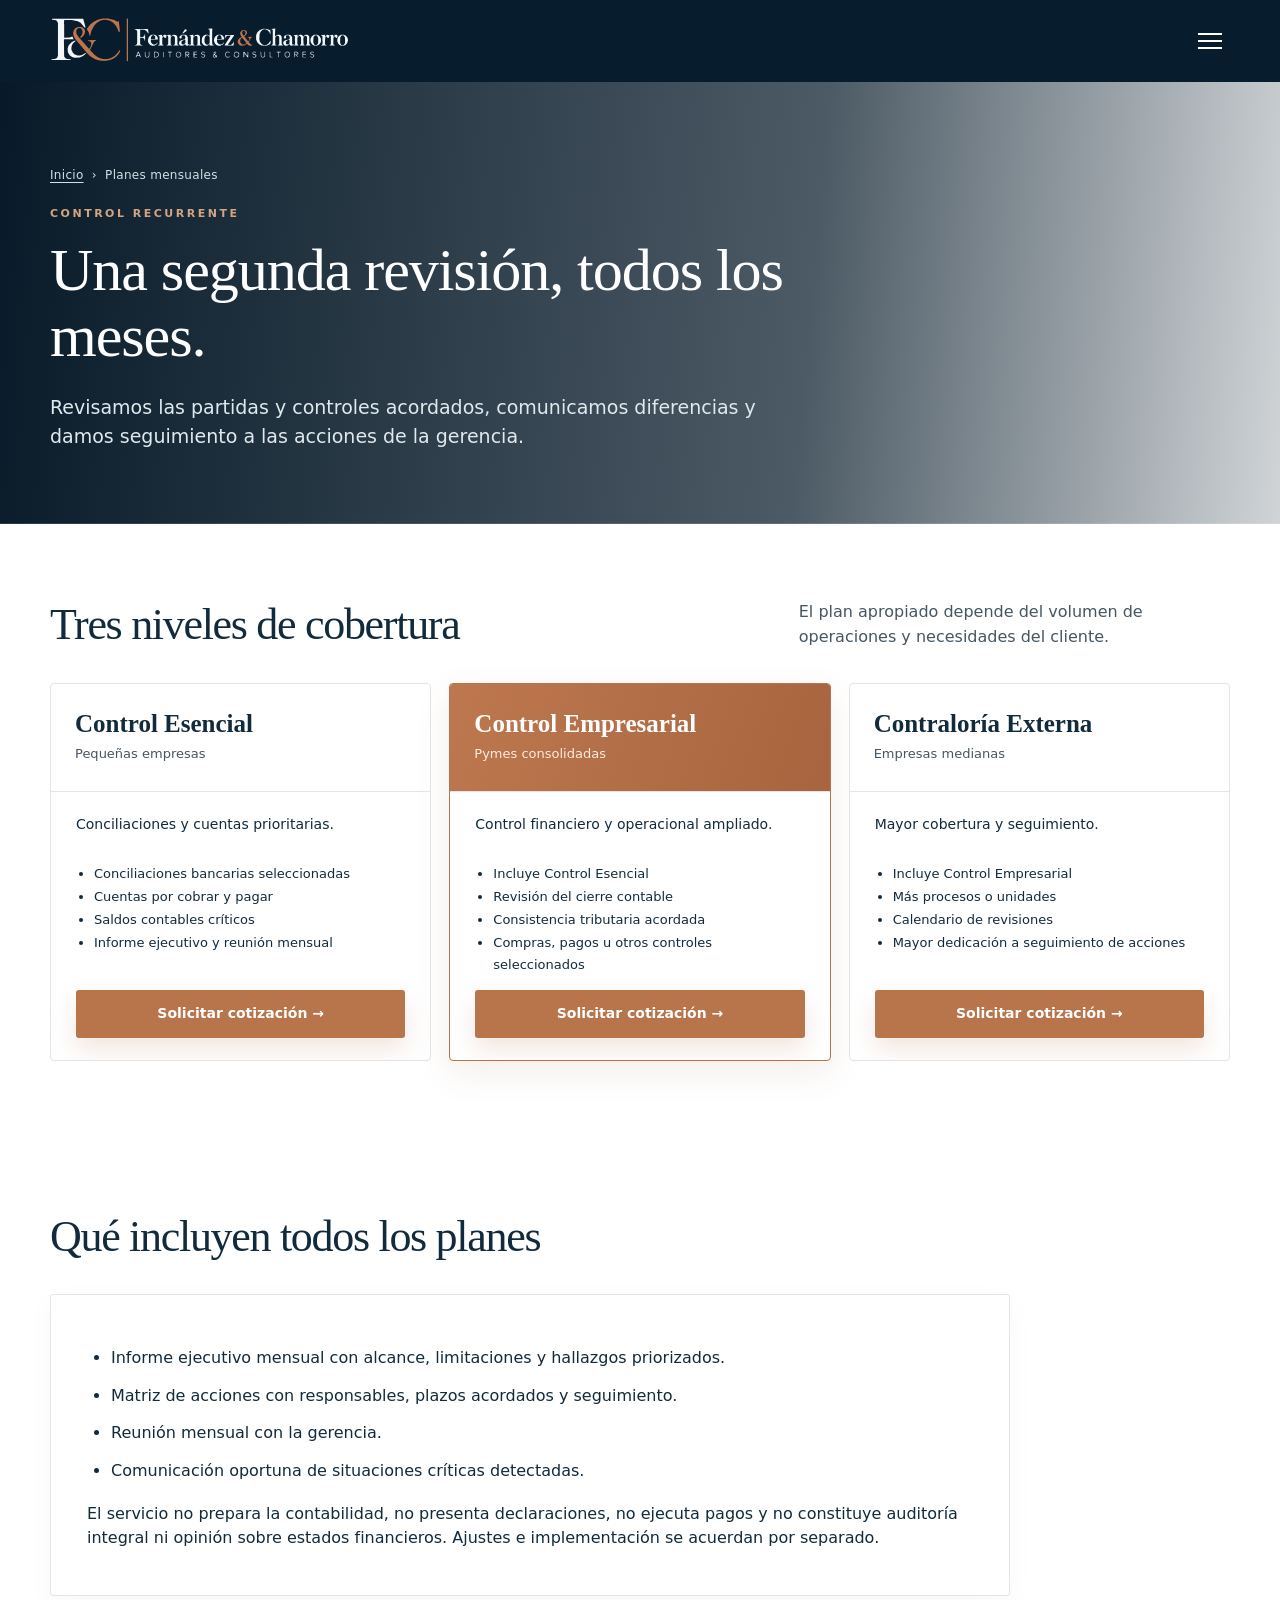
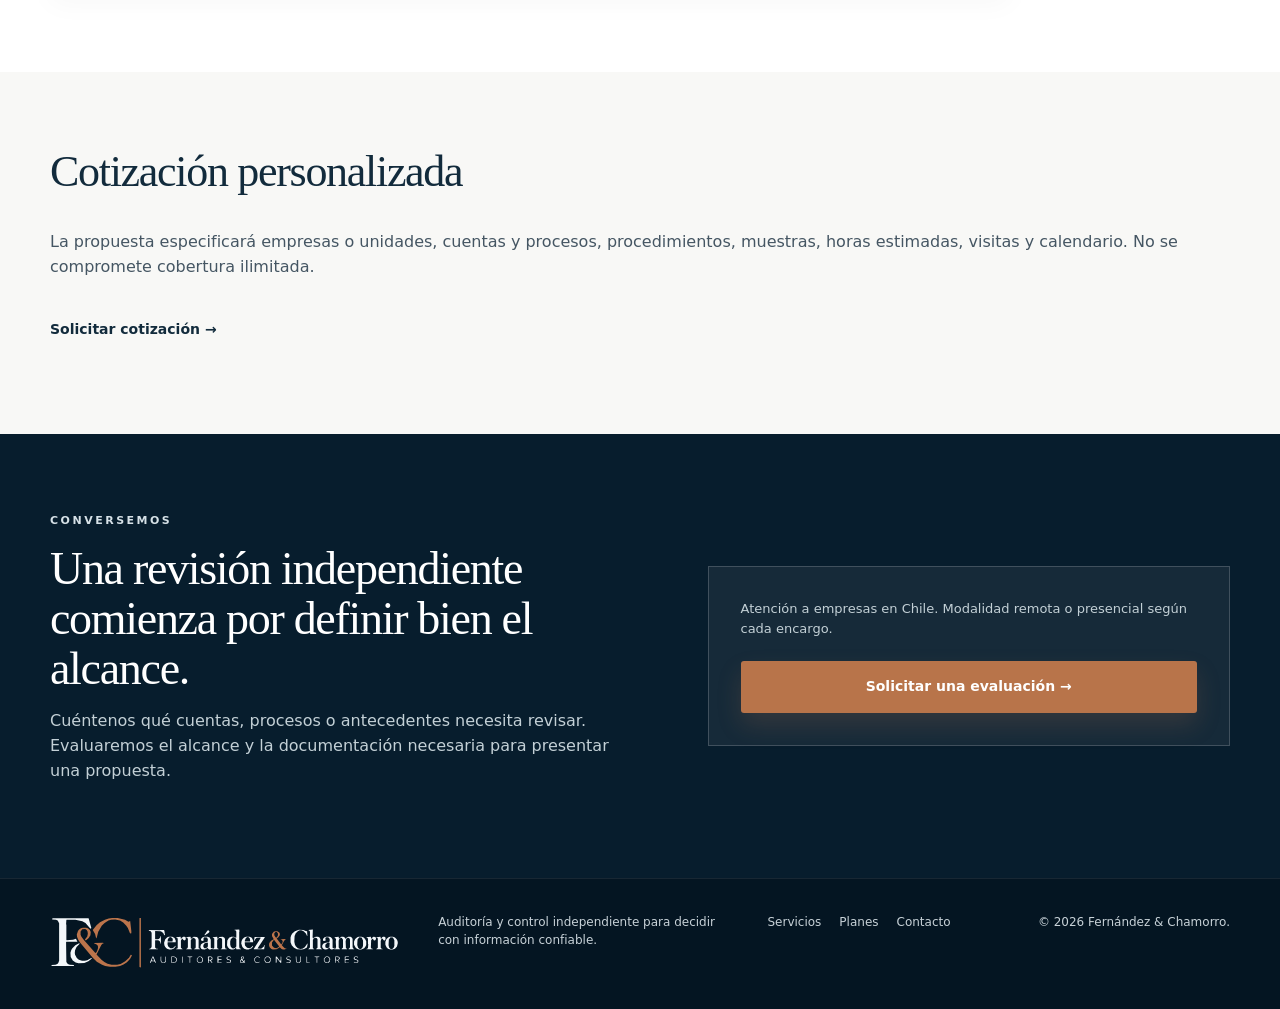
<file: planes/index.html>
<!doctype html>
<html lang="es-CL"><head><meta charset="utf-8"><meta name="viewport" content="width=device-width, initial-scale=1"><title>Planes de contraloría externa mensual | Fernández &amp; Chamorro</title><meta name="description" content="Planes Control Esencial, Control Empresarial y Contraloría Externa para empresas sin unidad de contraloría interna."><meta name="robots" content="index,follow,max-image-preview:large"><meta name="theme-color" content="#071c2b"><link rel="canonical" href="https://fyc-auditores.cl/planes/"><link rel="icon" href="/favicon.svg" type="image/svg+xml"><link rel="stylesheet" href="/styles.css"><meta property="og:type" content="website"><meta property="og:locale" content="es_CL"><meta property="og:title" content="Planes de contraloría externa mensual | Fernández & Chamorro"><meta property="og:description" content="Planes Control Esencial, Control Empresarial y Contraloría Externa para empresas sin unidad de contraloría interna."><meta property="og:url" content="https://fyc-auditores.cl/planes/"><meta property="og:site_name" content="Fernández & Chamorro"><script type="application/ld+json">{"@context":"https://schema.org","@type":"ProfessionalService","name":"Fernández & Chamorro Auditores Consultores","url":"https://fyc-auditores.cl/","areaServed":{"@type":"Country","name":"Chile"},"serviceType":["Control interno","Revisión financiera y tributaria específica","Contraloría externa mensual","Debida diligencia de terceros"]}</script></head>
<body><a class="skip-link" href="#contenido">Ir al contenido</a><header class="site-header"><div class="container nav-wrap"><a class="brand" href="/" aria-label="Fernández y Chamorro, inicio"><img class="brand-logo" src="/assets/logo-fyc-header.svg" alt="Fernández &amp; Chamorro Auditores Consultores" width="360" height="65" decoding="async"></a><button class="nav-toggle" type="button" aria-expanded="false" aria-controls="main-nav" aria-label="Abrir menú"><span></span><span></span><span></span></button><nav class="main-nav" id="main-nav" aria-label="Navegación principal"><a href="/">Inicio</a><a href="/nosotros/">Nosotros</a><a href="/servicios/">Servicios</a><a href="/planes/" class="active">Planes mensuales</a><a href="/sectores/">Sectores</a><a href="/metodologia/">Metodología</a><a href="/recursos/">Recursos</a><a href="/contacto/">Contacto</a></nav><a href="/contacto/" class="btn btn-small btn-dark desktop-cta">Solicitar evaluación</a></div></header>
<main id="contenido"><section class="page-hero hero-planes"><div class="container"><div class="breadcrumb"><a href="/">Inicio</a> &nbsp;›&nbsp; Planes mensuales</div><p class="eyebrow">CONTROL RECURRENTE</p><h1>Una segunda revisión, todos los meses.</h1><p class="hero-lead">Revisamos las partidas y controles acordados, comunicamos diferencias y damos seguimiento a las acciones de la gerencia.</p></div></section><section class="section"><div class="container"><div class="section-head"><div><h2>Tres niveles de cobertura</h2></div><p class="section-intro">El plan apropiado depende del volumen de operaciones y necesidades del cliente.</p></div><div class="pricing-grid"><article class="pricing-card"><div class="pricing-head"><h3>Control Esencial</h3><p>Pequeñas empresas</p></div><div class="pricing-body"><p>Conciliaciones y cuentas prioritarias.</p><ul><li>Conciliaciones bancarias seleccionadas</li><li>Cuentas por cobrar y pagar</li><li>Saldos contables críticos</li><li>Informe ejecutivo y reunión mensual</li></ul><a class="btn btn-copper full" href="/contacto/">Solicitar cotización →</a></div></article><article class="pricing-card featured"><div class="pricing-head"><h3>Control Empresarial</h3><p>Pymes consolidadas</p></div><div class="pricing-body"><p>Control financiero y operacional ampliado.</p><ul><li>Incluye Control Esencial</li><li>Revisión del cierre contable</li><li>Consistencia tributaria acordada</li><li>Compras, pagos u otros controles seleccionados</li></ul><a class="btn btn-copper full" href="/contacto/">Solicitar cotización →</a></div></article><article class="pricing-card"><div class="pricing-head"><h3>Contraloría Externa</h3><p>Empresas medianas</p></div><div class="pricing-body"><p>Mayor cobertura y seguimiento.</p><ul><li>Incluye Control Empresarial</li><li>Más procesos o unidades</li><li>Calendario de revisiones</li><li>Mayor dedicación a seguimiento de acciones</li></ul><a class="btn btn-copper full" href="/contacto/">Solicitar cotización →</a></div></article></div></div></section><section class="section"><div class="container"><div class="section-head"><div><h2>Qué incluyen todos los planes</h2></div></div><div class="prose-panel"><ul class="check-list"><li>Informe ejecutivo mensual con alcance, limitaciones y hallazgos priorizados.</li><li>Matriz de acciones con responsables, plazos acordados y seguimiento.</li><li>Reunión mensual con la gerencia.</li><li>Comunicación oportuna de situaciones críticas detectadas.</li></ul><p>El servicio no prepara la contabilidad, no presenta declaraciones, no ejecuta pagos y no constituye auditoría integral ni opinión sobre estados financieros. Ajustes e implementación se acuerdan por separado.</p></div></div></section><section class="section"><div class="container"><div class="section-head"><div><h2>Cotización personalizada</h2></div></div><p class="body-copy">La propuesta especificará empresas o unidades, cuentas y procesos, procedimientos, muestras, horas estimadas, visitas y calendario. No se compromete cobertura ilimitada.</p><p><a href="/contacto/" class="text-link">Solicitar cotización →</a></p></div></section><section class="contact"><div class="container contact-grid"><div><p class="eyebrow">CONVERSEMOS</p><h2>Una revisión independiente comienza por definir bien el alcance.</h2><p>Cuéntenos qué cuentas, procesos o antecedentes necesita revisar. Evaluaremos el alcance y la documentación necesaria para presentar una propuesta.</p></div><div class="contact-card"><p>Atención a empresas en Chile. Modalidad remota o presencial según cada encargo.</p><a href="/contacto/" class="btn btn-copper full">Solicitar una evaluación →</a></div></div></section></main><footer class="footer"><div class="container footer-grid"><a class="brand footer-brand" href="/"><img class="brand-logo" src="/assets/logo-fyc-header.svg" alt="Fernández &amp; Chamorro Auditores Consultores" width="360" height="65" decoding="async"></a><p>Auditoría y control independiente para decidir con información confiable.</p><div class="footer-links"><a href="/servicios/">Servicios</a><a href="/planes/">Planes</a><a href="/contacto/">Contacto</a></div><p class="copyright">© <span id="year">2026</span> Fernández &amp; Chamorro.</p></div></footer><script src="/script.js" defer></script></body></html>
</file>
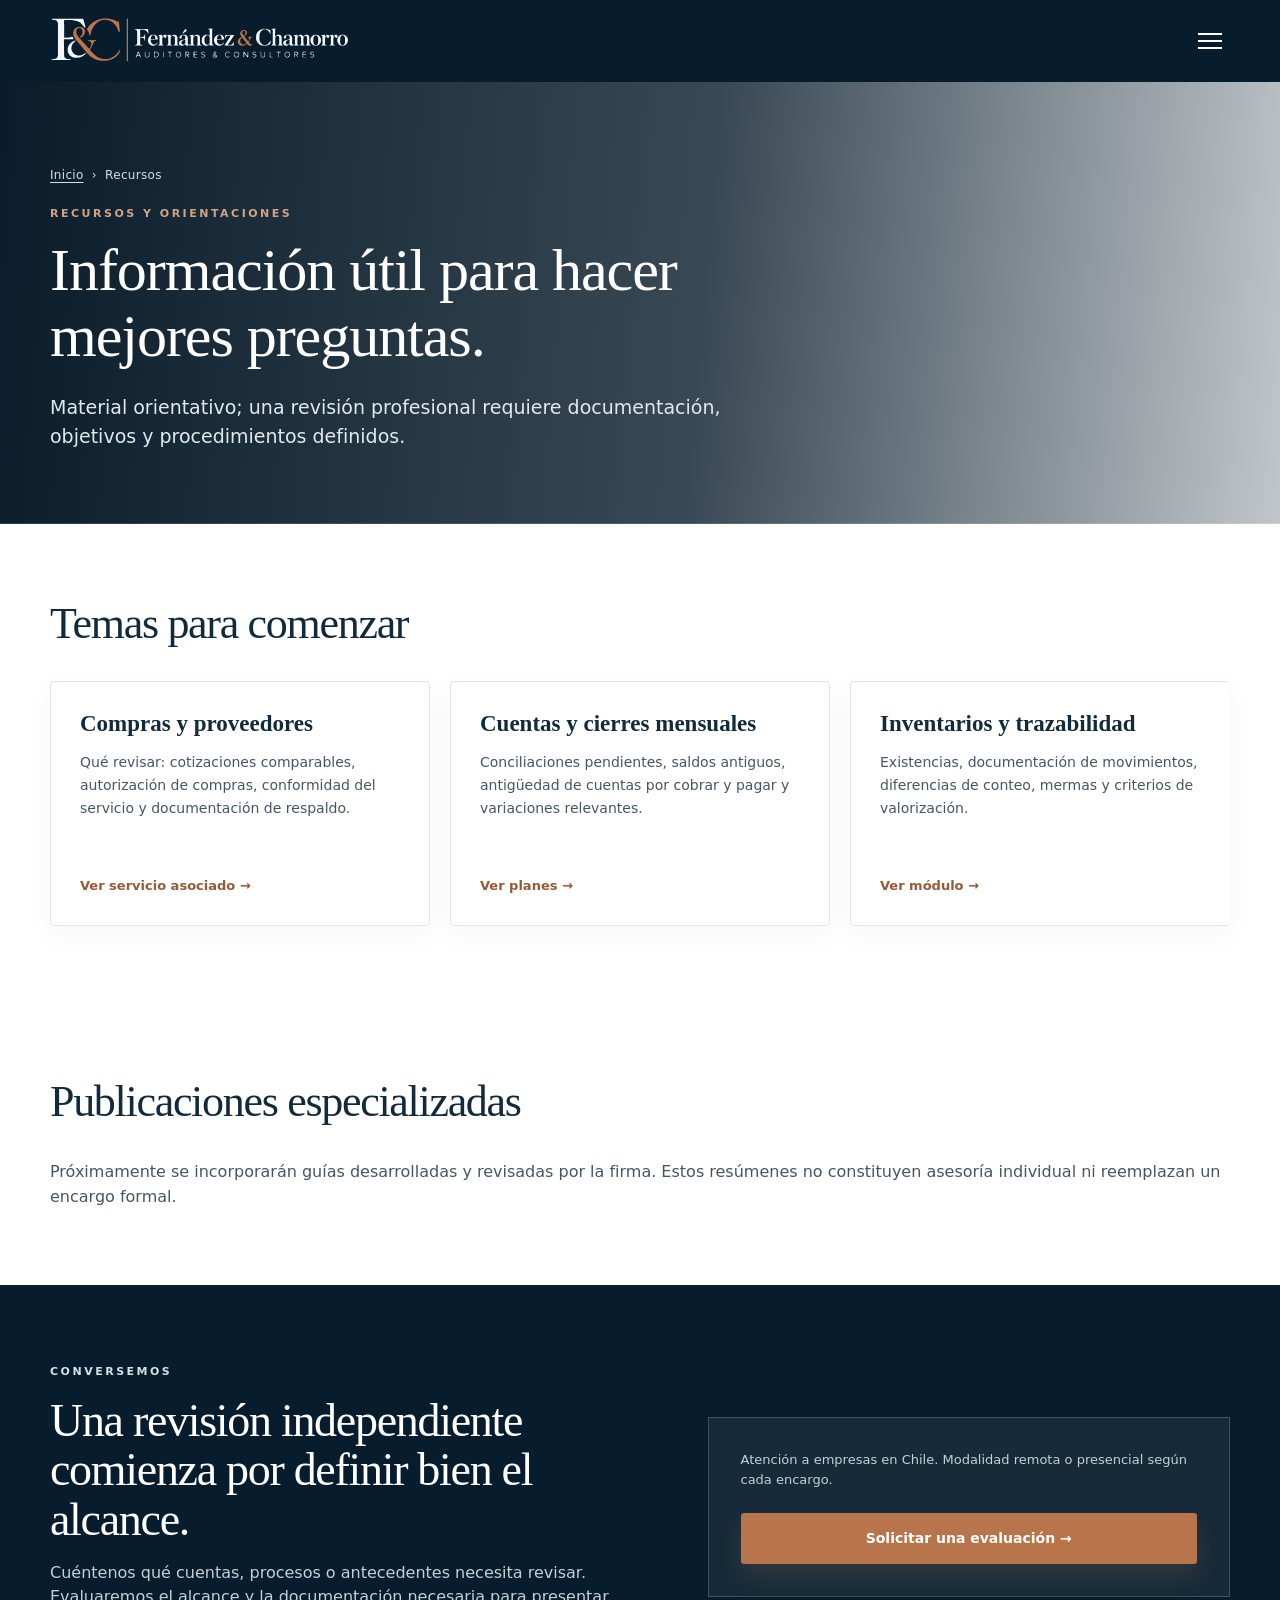
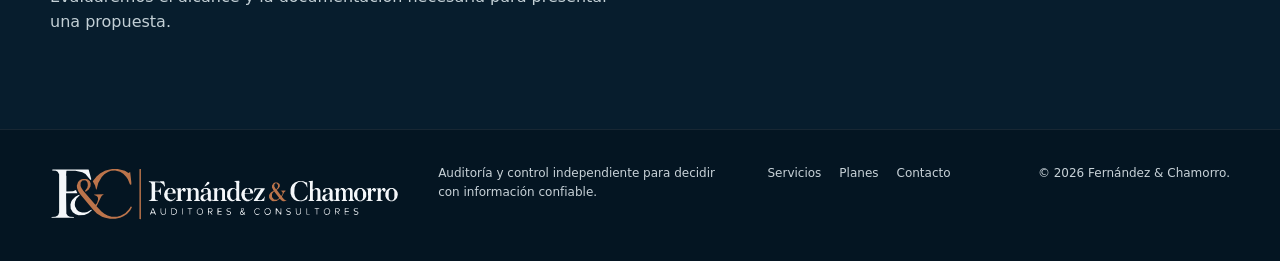
<file: recursos/index.html>
<!doctype html>
<html lang="es-CL"><head><meta charset="utf-8"><meta name="viewport" content="width=device-width, initial-scale=1"><title>Recursos sobre control interno y gestión empresarial | Fernández &amp; Chamorro</title><meta name="description" content="Orientaciones introductorias para identificar controles y documentación relevantes en compras, cuentas e inventarios."><meta name="robots" content="index,follow,max-image-preview:large"><meta name="theme-color" content="#071c2b"><link rel="canonical" href="https://fyc-auditores.cl/recursos/"><link rel="icon" href="/favicon.svg" type="image/svg+xml"><link rel="stylesheet" href="/styles.css"><meta property="og:type" content="website"><meta property="og:locale" content="es_CL"><meta property="og:title" content="Recursos sobre control interno y gestión empresarial | Fernández & Chamorro"><meta property="og:description" content="Orientaciones introductorias para identificar controles y documentación relevantes en compras, cuentas e inventarios."><meta property="og:url" content="https://fyc-auditores.cl/recursos/"><meta property="og:site_name" content="Fernández & Chamorro"><script type="application/ld+json">{"@context":"https://schema.org","@type":"ProfessionalService","name":"Fernández & Chamorro Auditores Consultores","url":"https://fyc-auditores.cl/","areaServed":{"@type":"Country","name":"Chile"},"serviceType":["Control interno","Revisión financiera y tributaria específica","Contraloría externa mensual","Debida diligencia de terceros"]}</script></head>
<body><a class="skip-link" href="#contenido">Ir al contenido</a><header class="site-header"><div class="container nav-wrap"><a class="brand" href="/" aria-label="Fernández y Chamorro, inicio"><img class="brand-logo" src="/assets/logo-fyc-header.svg" alt="Fernández &amp; Chamorro Auditores Consultores" width="360" height="65" decoding="async"></a><button class="nav-toggle" type="button" aria-expanded="false" aria-controls="main-nav" aria-label="Abrir menú"><span></span><span></span><span></span></button><nav class="main-nav" id="main-nav" aria-label="Navegación principal"><a href="/">Inicio</a><a href="/nosotros/">Nosotros</a><a href="/servicios/">Servicios</a><a href="/planes/">Planes mensuales</a><a href="/sectores/">Sectores</a><a href="/metodologia/">Metodología</a><a href="/recursos/" class="active">Recursos</a><a href="/contacto/">Contacto</a></nav><a href="/contacto/" class="btn btn-small btn-dark desktop-cta">Solicitar evaluación</a></div></header>
<main id="contenido"><section class="page-hero hero-recursos"><div class="container"><div class="breadcrumb"><a href="/">Inicio</a> &nbsp;›&nbsp; Recursos</div><p class="eyebrow">RECURSOS Y ORIENTACIONES</p><h1>Información útil para hacer mejores preguntas.</h1><p class="hero-lead">Material orientativo; una revisión profesional requiere documentación, objetivos y procedimientos definidos.</p></div></section><section class="section"><div class="container"><div class="section-head"><div><h2>Temas para comenzar</h2></div></div><div class="service-grid multipage-grid"><article class="service-card"><h3>Compras y proveedores</h3><p>Qué revisar: cotizaciones comparables, autorización de compras, conformidad del servicio y documentación de respaldo.</p><a href="/servicios/#control" class="text-link">Ver servicio asociado →</a></article><article class="service-card"><h3>Cuentas y cierres mensuales</h3><p>Conciliaciones pendientes, saldos antiguos, antigüedad de cuentas por cobrar y pagar y variaciones relevantes.</p><a href="/planes/" class="text-link">Ver planes →</a></article><article class="service-card"><h3>Inventarios y trazabilidad</h3><p>Existencias, documentación de movimientos, diferencias de conteo, mermas y criterios de valorización.</p><a href="/servicios/#financiera" class="text-link">Ver módulo →</a></article></div></div></section><section class="section"><div class="container"><div class="section-head"><div><h2>Publicaciones especializadas</h2></div></div><p class="body-copy">Próximamente se incorporarán guías desarrolladas y revisadas por la firma. Estos resúmenes no constituyen asesoría individual ni reemplazan un encargo formal.</p></div></section><section class="contact"><div class="container contact-grid"><div><p class="eyebrow">CONVERSEMOS</p><h2>Una revisión independiente comienza por definir bien el alcance.</h2><p>Cuéntenos qué cuentas, procesos o antecedentes necesita revisar. Evaluaremos el alcance y la documentación necesaria para presentar una propuesta.</p></div><div class="contact-card"><p>Atención a empresas en Chile. Modalidad remota o presencial según cada encargo.</p><a href="/contacto/" class="btn btn-copper full">Solicitar una evaluación →</a></div></div></section></main><footer class="footer"><div class="container footer-grid"><a class="brand footer-brand" href="/"><img class="brand-logo" src="/assets/logo-fyc-header.svg" alt="Fernández &amp; Chamorro Auditores Consultores" width="360" height="65" decoding="async"></a><p>Auditoría y control independiente para decidir con información confiable.</p><div class="footer-links"><a href="/servicios/">Servicios</a><a href="/planes/">Planes</a><a href="/contacto/">Contacto</a></div><p class="copyright">© <span id="year">2026</span> Fernández &amp; Chamorro.</p></div></footer><script src="/script.js" defer></script></body></html>
</file>
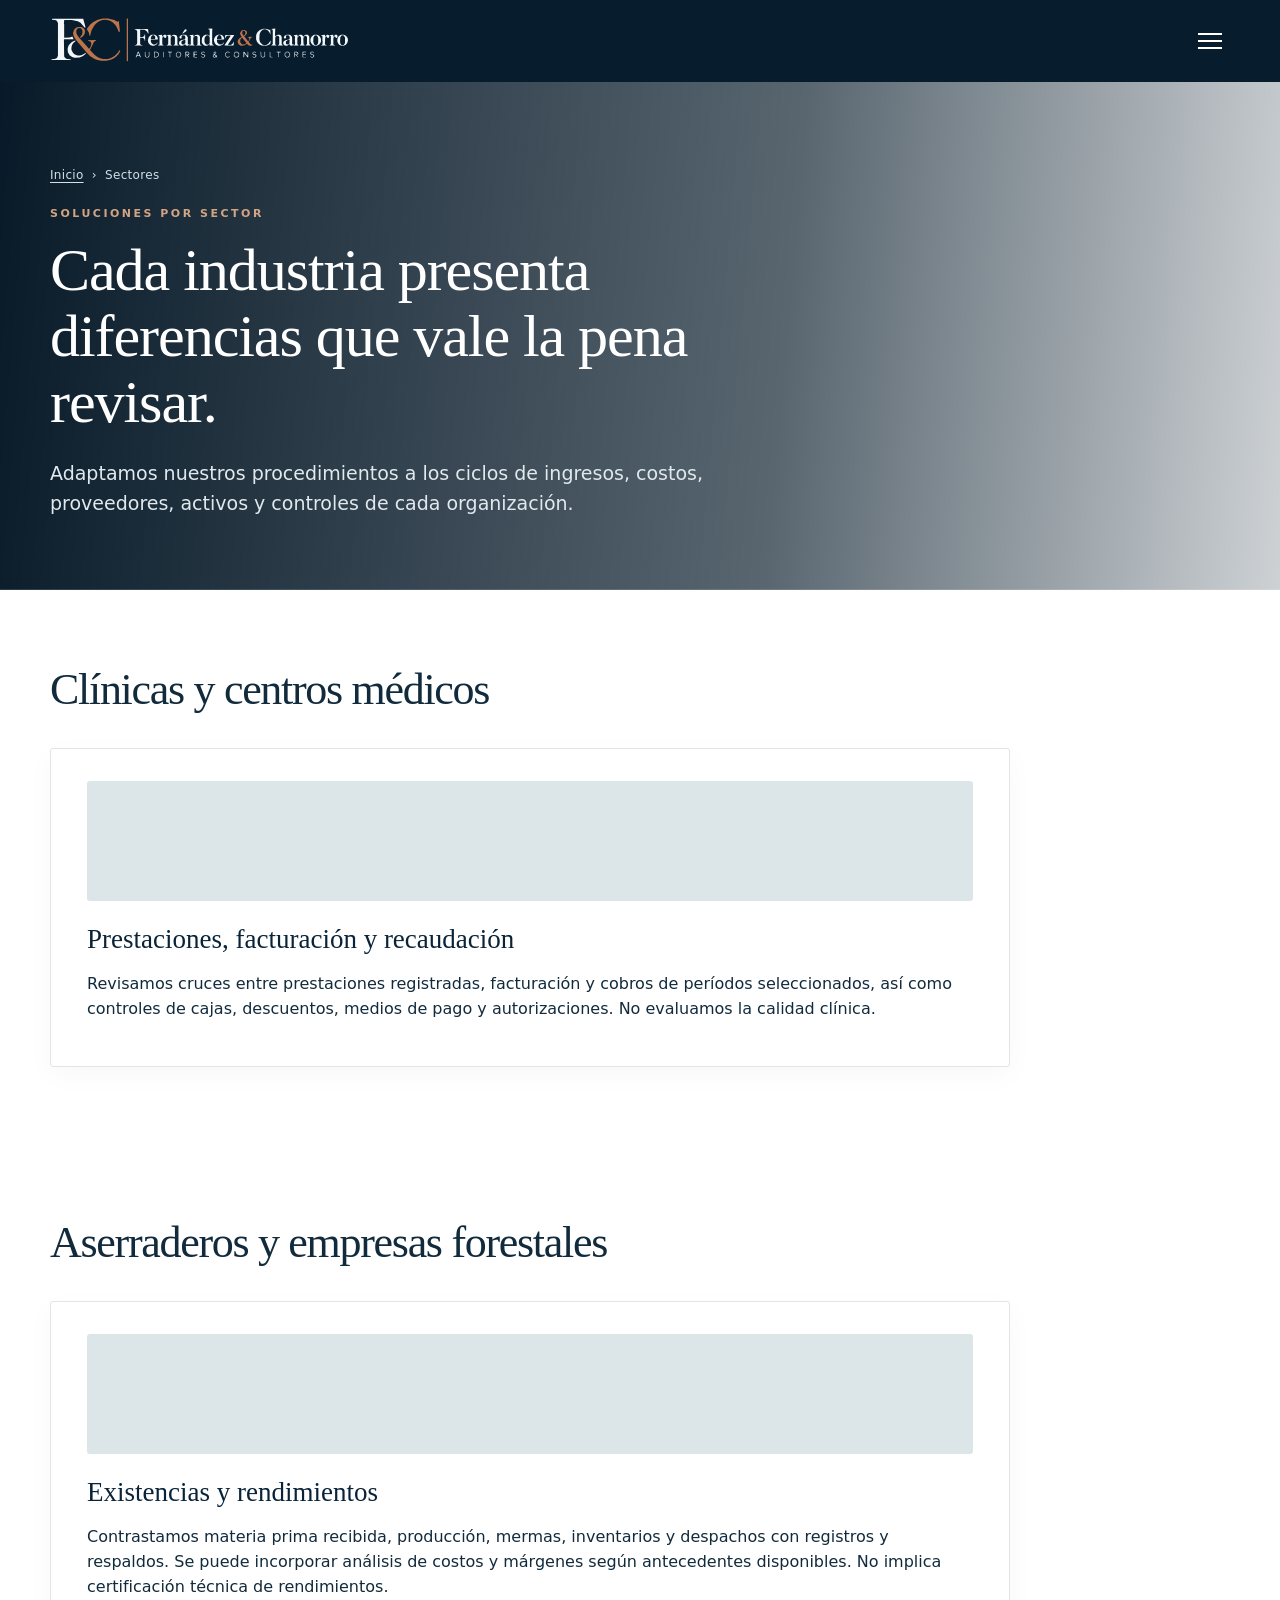
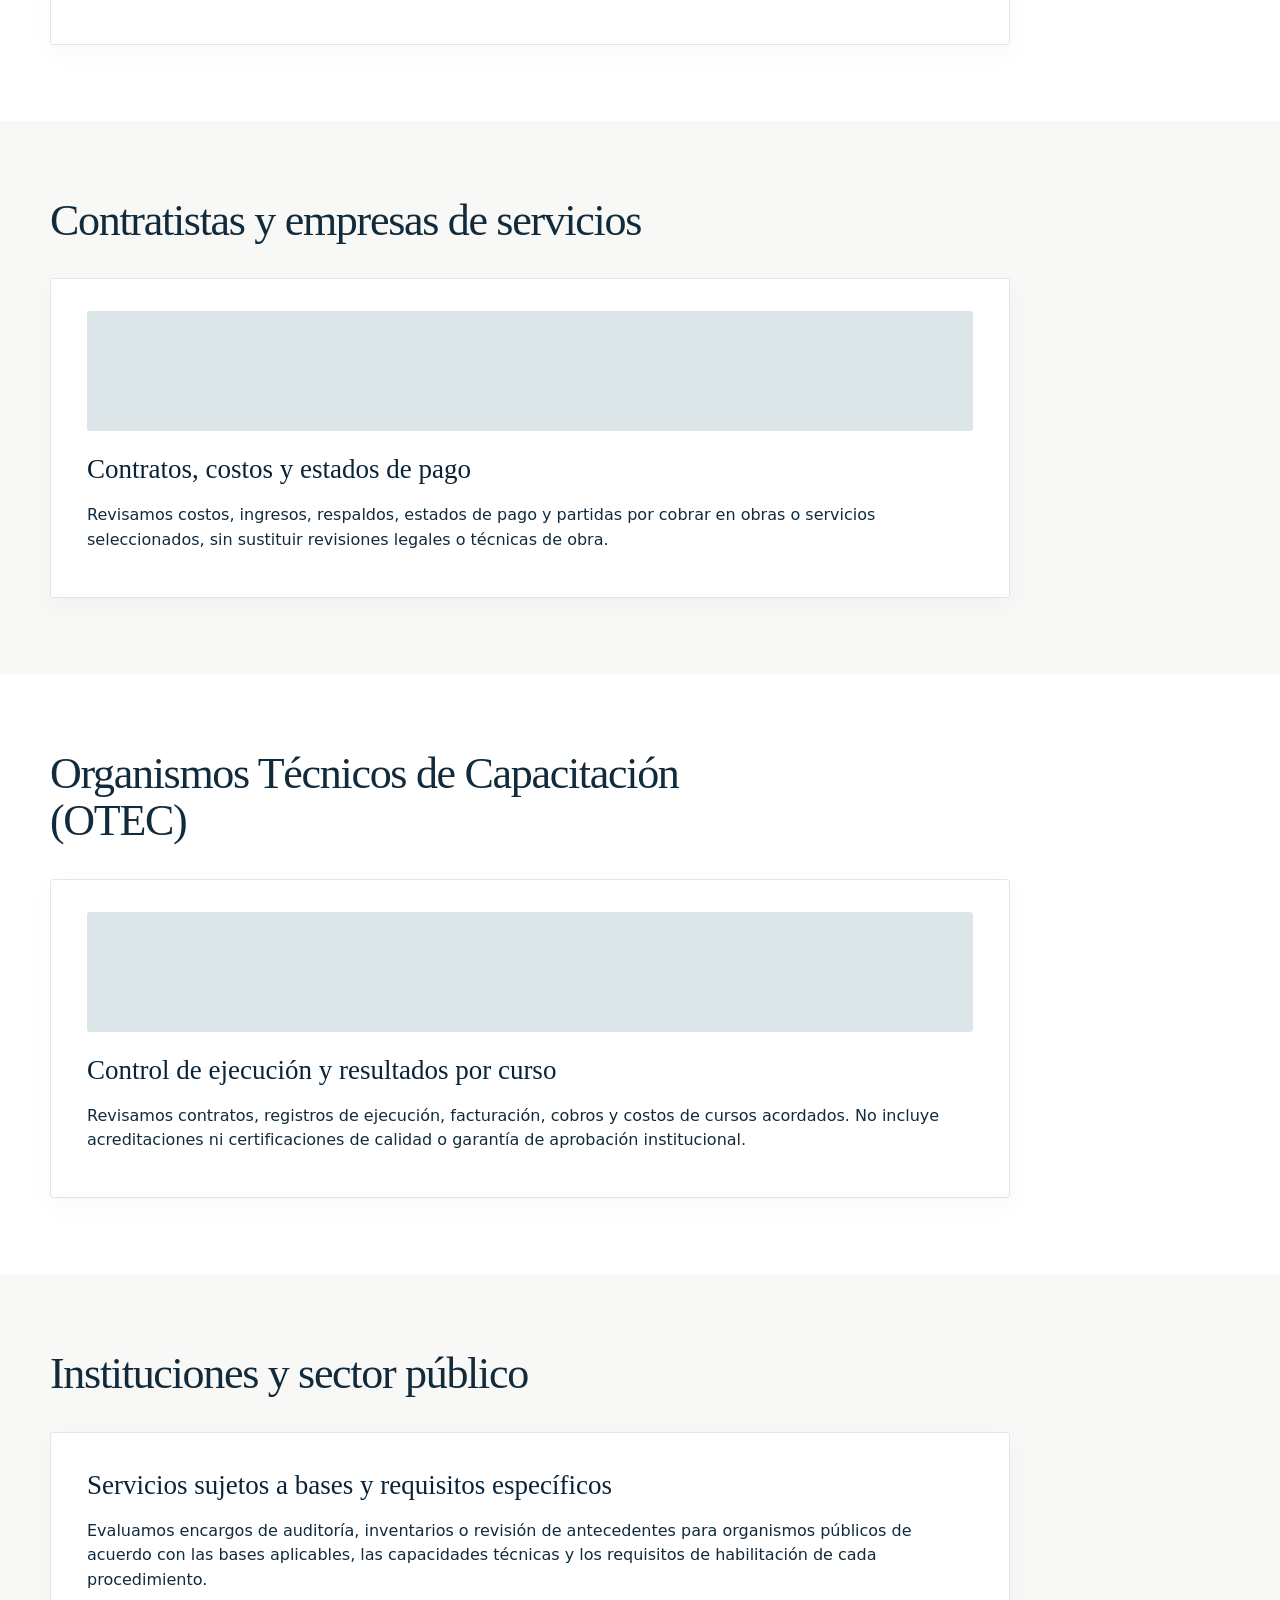
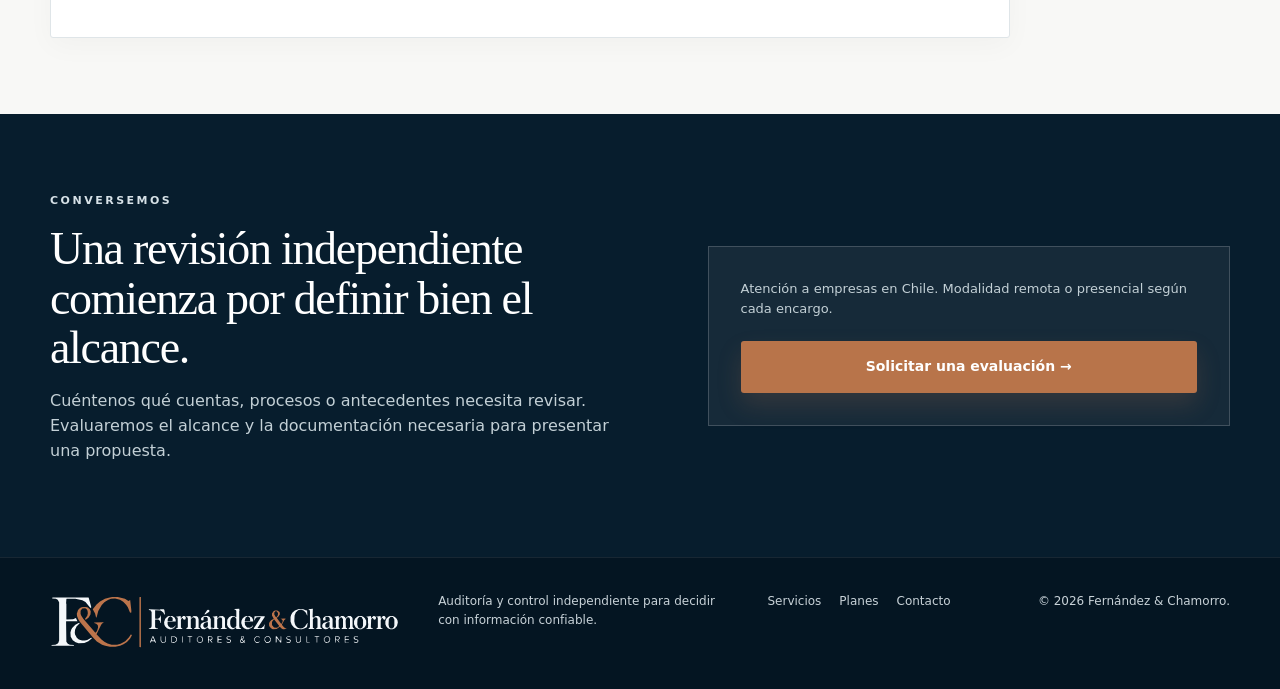
<file: sectores/index.html>
<!doctype html>
<html lang="es-CL"><head><meta charset="utf-8"><meta name="viewport" content="width=device-width, initial-scale=1"><title>Sectores e industrias que atendemos | Fernández &amp; Chamorro</title><meta name="description" content="Revisiones independientes para clínicas, centros médicos, empresas forestales, contratistas, servicios y OTEC."><meta name="robots" content="index,follow,max-image-preview:large"><meta name="theme-color" content="#071c2b"><link rel="canonical" href="https://fyc-auditores.cl/sectores/"><link rel="icon" href="/favicon.svg" type="image/svg+xml"><link rel="stylesheet" href="/styles.css"><meta property="og:type" content="website"><meta property="og:locale" content="es_CL"><meta property="og:title" content="Sectores e industrias que atendemos | Fernández & Chamorro"><meta property="og:description" content="Revisiones independientes para clínicas, centros médicos, empresas forestales, contratistas, servicios y OTEC."><meta property="og:url" content="https://fyc-auditores.cl/sectores/"><meta property="og:site_name" content="Fernández & Chamorro"><script type="application/ld+json">{"@context":"https://schema.org","@type":"ProfessionalService","name":"Fernández & Chamorro Auditores Consultores","url":"https://fyc-auditores.cl/","areaServed":{"@type":"Country","name":"Chile"},"serviceType":["Control interno","Revisión financiera y tributaria específica","Contraloría externa mensual","Debida diligencia de terceros"]}</script></head>
<body><a class="skip-link" href="#contenido">Ir al contenido</a><header class="site-header"><div class="container nav-wrap"><a class="brand" href="/" aria-label="Fernández y Chamorro, inicio"><img class="brand-logo" src="/assets/logo-fyc-header.svg" alt="Fernández &amp; Chamorro Auditores Consultores" width="360" height="65" decoding="async"></a><button class="nav-toggle" type="button" aria-expanded="false" aria-controls="main-nav" aria-label="Abrir menú"><span></span><span></span><span></span></button><nav class="main-nav" id="main-nav" aria-label="Navegación principal"><a href="/">Inicio</a><a href="/nosotros/">Nosotros</a><a href="/servicios/">Servicios</a><a href="/planes/">Planes mensuales</a><a href="/sectores/" class="active">Sectores</a><a href="/metodologia/">Metodología</a><a href="/recursos/">Recursos</a><a href="/contacto/">Contacto</a></nav><a href="/contacto/" class="btn btn-small btn-dark desktop-cta">Solicitar evaluación</a></div></header>
<main id="contenido"><section class="page-hero hero-sectores"><div class="container"><div class="breadcrumb"><a href="/">Inicio</a> &nbsp;›&nbsp; Sectores</div><p class="eyebrow">SOLUCIONES POR SECTOR</p><h1>Cada industria presenta diferencias que vale la pena revisar.</h1><p class="hero-lead">Adaptamos nuestros procedimientos a los ciclos de ingresos, costos, proveedores, activos y controles de cada organización.</p></div></section><section class="section"><div class="container"><div class="section-head"><div><h2>Clínicas y centros médicos</h2></div></div><div id="salud" class="prose-panel anchor-target"><div class="sector-visual health" role="img" aria-label="Imagen ilustrativa del sector"></div><h3>Prestaciones, facturación y recaudación</h3><p>Revisamos cruces entre prestaciones registradas, facturación y cobros de períodos seleccionados, así como controles de cajas, descuentos, medios de pago y autorizaciones. No evaluamos la calidad clínica.</p></div></div></section><section class="section"><div class="container"><div class="section-head"><div><h2>Aserraderos y empresas forestales</h2></div></div><div id="forestal" class="prose-panel anchor-target"><div class="sector-visual forestry" role="img" aria-label="Imagen ilustrativa del sector"></div><h3>Existencias y rendimientos</h3><p>Contrastamos materia prima recibida, producción, mermas, inventarios y despachos con registros y respaldos. Se puede incorporar análisis de costos y márgenes según antecedentes disponibles. No implica certificación técnica de rendimientos.</p></div></div></section><section class="section"><div class="container"><div class="section-head"><div><h2>Contratistas y empresas de servicios</h2></div></div><div id="contratistas" class="prose-panel anchor-target"><div class="sector-visual contractors" role="img" aria-label="Imagen ilustrativa del sector"></div><h3>Contratos, costos y estados de pago</h3><p>Revisamos costos, ingresos, respaldos, estados de pago y partidas por cobrar en obras o servicios seleccionados, sin sustituir revisiones legales o técnicas de obra.</p></div></div></section><section class="section"><div class="container"><div class="section-head"><div><h2>Organismos Técnicos de Capacitación (OTEC)</h2></div></div><div id="otec" class="prose-panel anchor-target"><div class="sector-visual training" role="img" aria-label="Imagen ilustrativa del sector"></div><h3>Control de ejecución y resultados por curso</h3><p>Revisamos contratos, registros de ejecución, facturación, cobros y costos de cursos acordados. No incluye acreditaciones ni certificaciones de calidad o garantía de aprobación institucional.</p></div></div></section><section class="section"><div class="container"><div class="section-head"><div><h2>Instituciones y sector público</h2></div></div><div class="prose-panel"><h3>Servicios sujetos a bases y requisitos específicos</h3><p>Evaluamos encargos de auditoría, inventarios o revisión de antecedentes para organismos públicos de acuerdo con las bases aplicables, las capacidades técnicas y los requisitos de habilitación de cada procedimiento.</p></div></div></section><section class="contact"><div class="container contact-grid"><div><p class="eyebrow">CONVERSEMOS</p><h2>Una revisión independiente comienza por definir bien el alcance.</h2><p>Cuéntenos qué cuentas, procesos o antecedentes necesita revisar. Evaluaremos el alcance y la documentación necesaria para presentar una propuesta.</p></div><div class="contact-card"><p>Atención a empresas en Chile. Modalidad remota o presencial según cada encargo.</p><a href="/contacto/" class="btn btn-copper full">Solicitar una evaluación →</a></div></div></section></main><footer class="footer"><div class="container footer-grid"><a class="brand footer-brand" href="/"><img class="brand-logo" src="/assets/logo-fyc-header.svg" alt="Fernández &amp; Chamorro Auditores Consultores" width="360" height="65" decoding="async"></a><p>Auditoría y control independiente para decidir con información confiable.</p><div class="footer-links"><a href="/servicios/">Servicios</a><a href="/planes/">Planes</a><a href="/contacto/">Contacto</a></div><p class="copyright">© <span id="year">2026</span> Fernández &amp; Chamorro.</p></div></footer><script src="/script.js" defer></script></body></html>
</file>
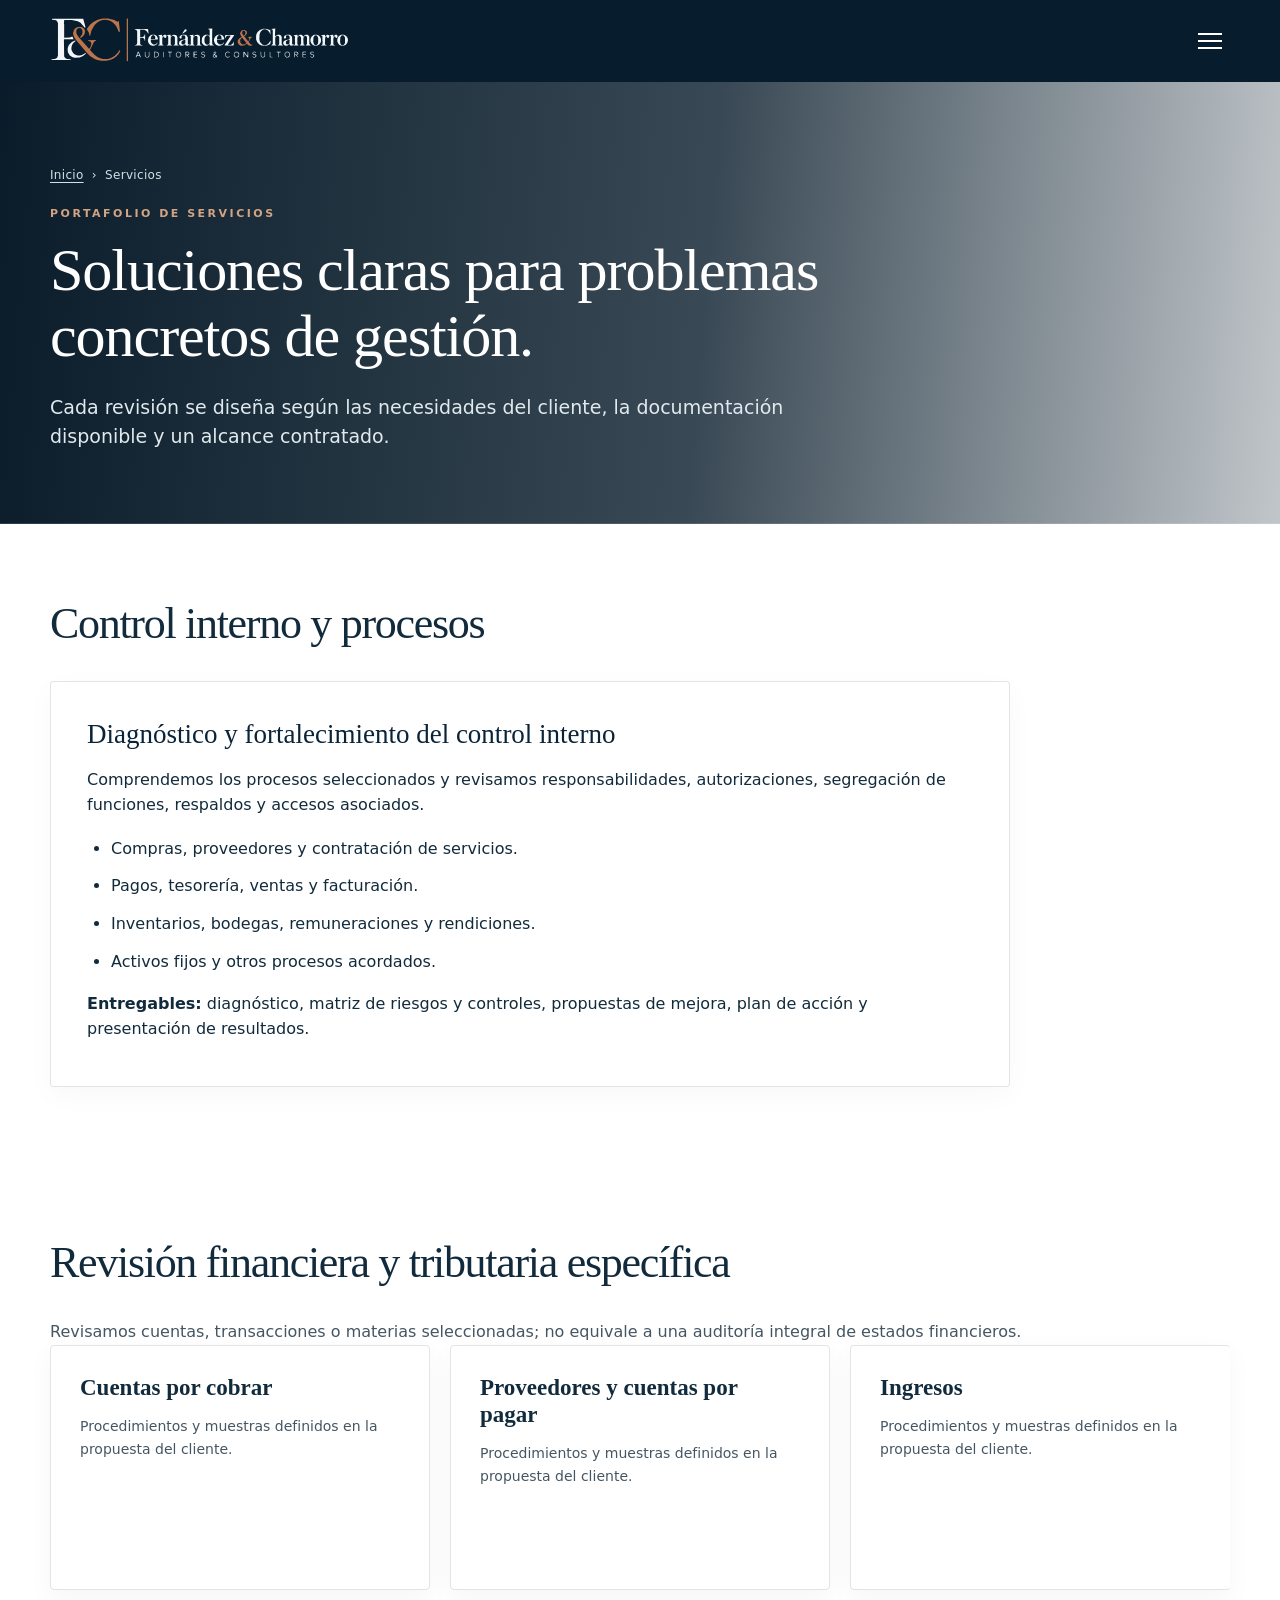
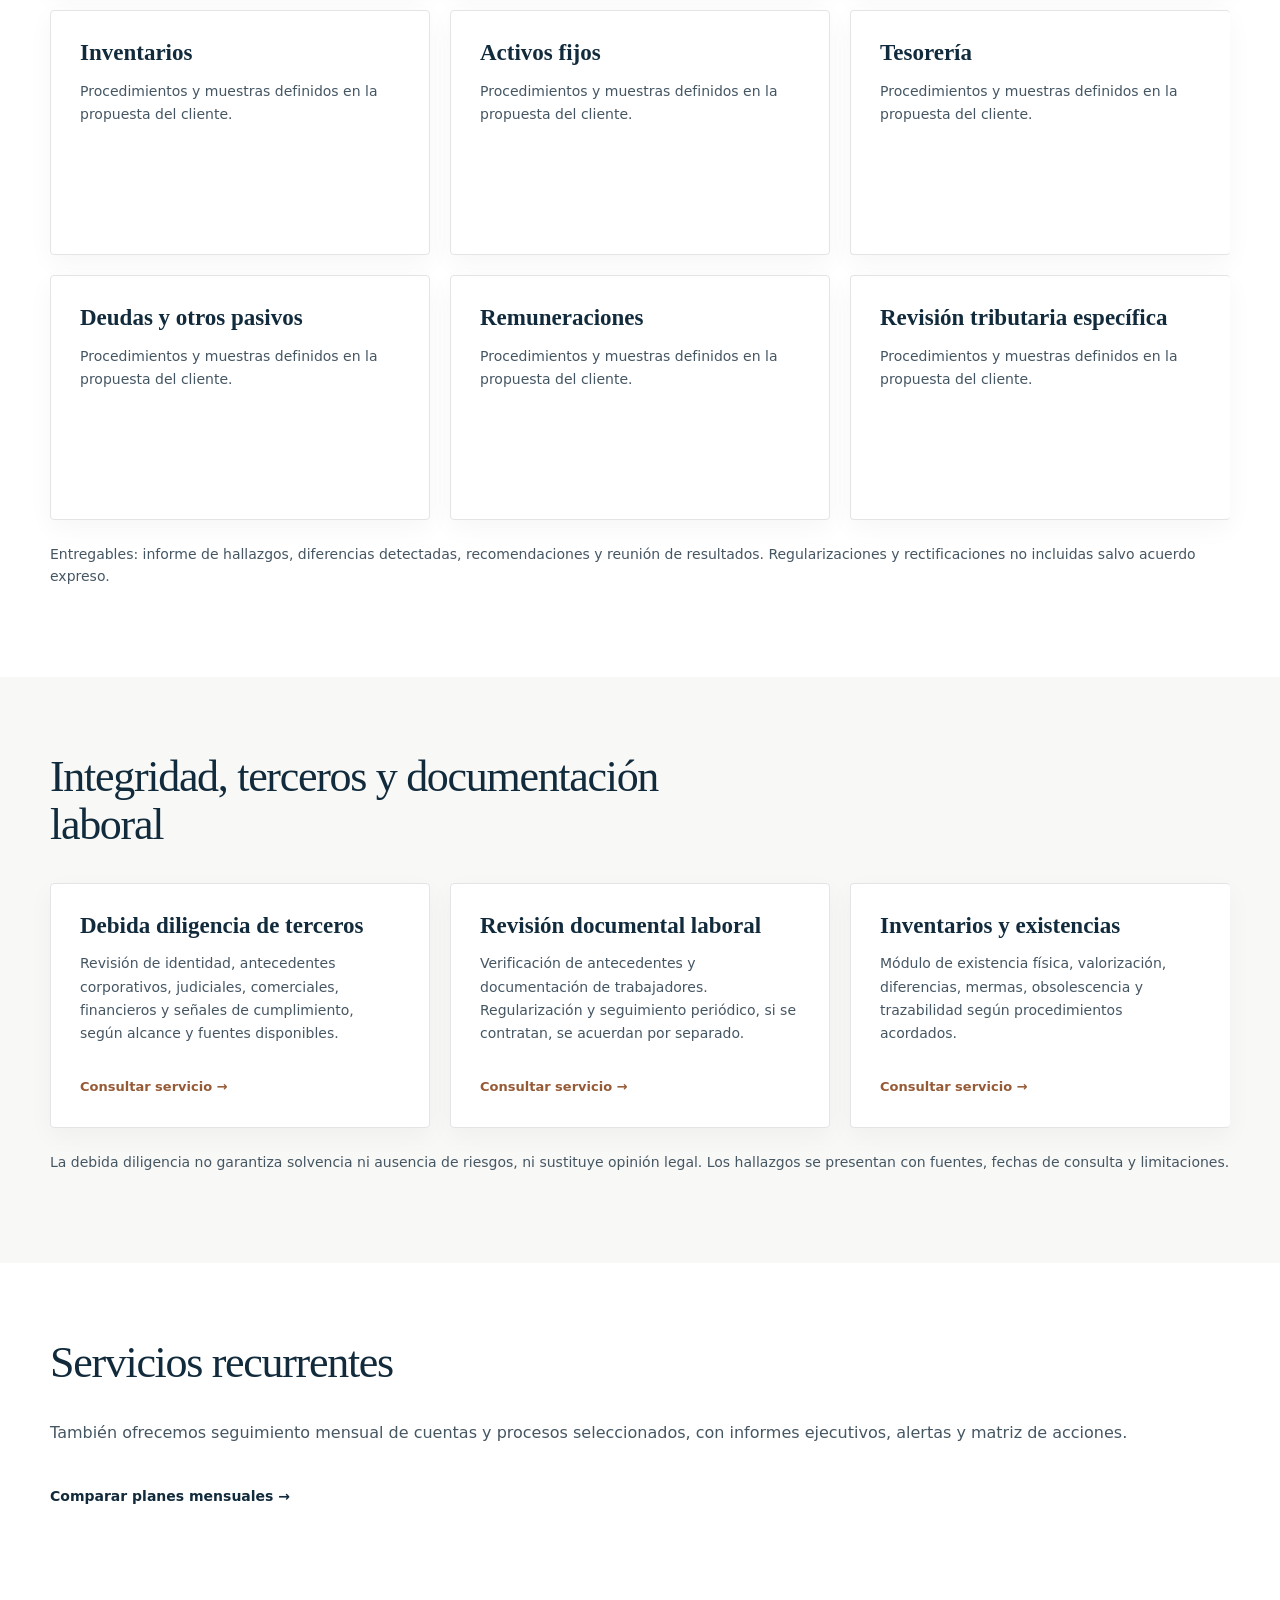
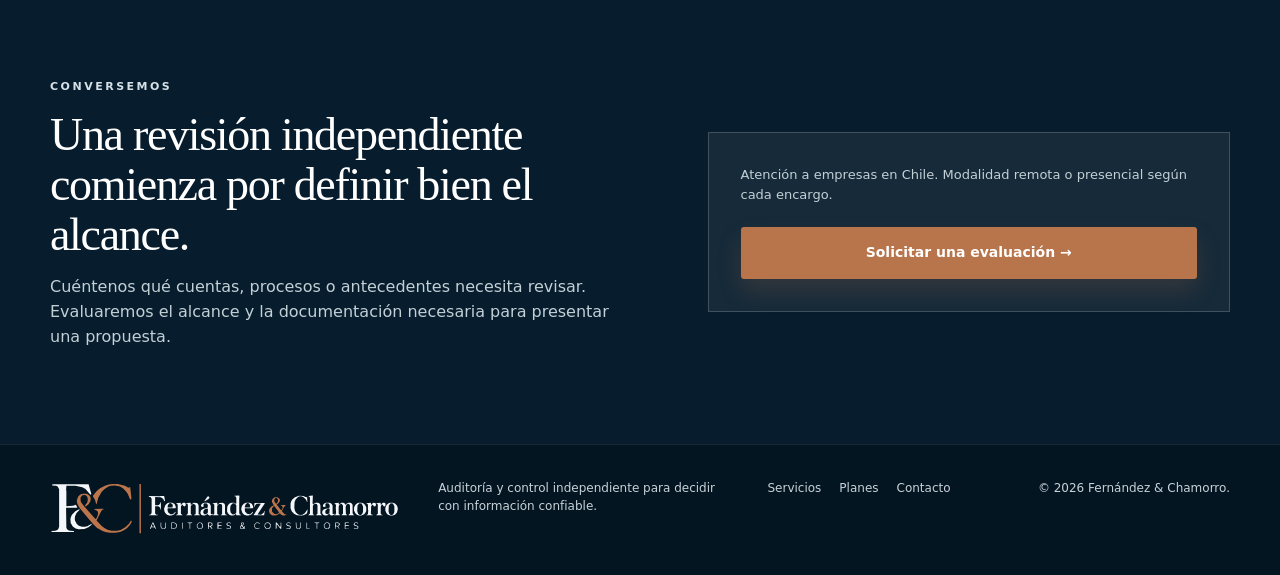
<file: servicios/index.html>
<!doctype html>
<html lang="es-CL"><head><meta charset="utf-8"><meta name="viewport" content="width=device-width, initial-scale=1"><title>Servicios de auditoría y consultoría para empresas | Fernández &amp; Chamorro</title><meta name="description" content="Control interno, revisiones financieras y tributarias específicas, contraloría externa, inventarios y debida diligencia para empresas en Chile."><meta name="robots" content="index,follow,max-image-preview:large"><meta name="theme-color" content="#071c2b"><link rel="canonical" href="https://fyc-auditores.cl/servicios/"><link rel="icon" href="/favicon.svg" type="image/svg+xml"><link rel="stylesheet" href="/styles.css"><meta property="og:type" content="website"><meta property="og:locale" content="es_CL"><meta property="og:title" content="Servicios de auditoría y consultoría para empresas | Fernández & Chamorro"><meta property="og:description" content="Control interno, revisiones financieras y tributarias específicas, contraloría externa, inventarios y debida diligencia para empresas en Chile."><meta property="og:url" content="https://fyc-auditores.cl/servicios/"><meta property="og:site_name" content="Fernández & Chamorro"><script type="application/ld+json">{"@context":"https://schema.org","@type":"ProfessionalService","name":"Fernández & Chamorro Auditores Consultores","url":"https://fyc-auditores.cl/","areaServed":{"@type":"Country","name":"Chile"},"serviceType":["Control interno","Revisión financiera y tributaria específica","Contraloría externa mensual","Debida diligencia de terceros"]}</script></head>
<body><a class="skip-link" href="#contenido">Ir al contenido</a><header class="site-header"><div class="container nav-wrap"><a class="brand" href="/" aria-label="Fernández y Chamorro, inicio"><img class="brand-logo" src="/assets/logo-fyc-header.svg" alt="Fernández &amp; Chamorro Auditores Consultores" width="360" height="65" decoding="async"></a><button class="nav-toggle" type="button" aria-expanded="false" aria-controls="main-nav" aria-label="Abrir menú"><span></span><span></span><span></span></button><nav class="main-nav" id="main-nav" aria-label="Navegación principal"><a href="/">Inicio</a><a href="/nosotros/">Nosotros</a><a href="/servicios/" class="active">Servicios</a><a href="/planes/">Planes mensuales</a><a href="/sectores/">Sectores</a><a href="/metodologia/">Metodología</a><a href="/recursos/">Recursos</a><a href="/contacto/">Contacto</a></nav><a href="/contacto/" class="btn btn-small btn-dark desktop-cta">Solicitar evaluación</a></div></header>
<main id="contenido"><section class="page-hero hero-servicios"><div class="container"><div class="breadcrumb"><a href="/">Inicio</a> &nbsp;›&nbsp; Servicios</div><p class="eyebrow">PORTAFOLIO DE SERVICIOS</p><h1>Soluciones claras para problemas concretos de gestión.</h1><p class="hero-lead">Cada revisión se diseña según las necesidades del cliente, la documentación disponible y un alcance contratado.</p></div></section><section class="section"><div class="container"><div class="section-head"><div><h2>Control interno y procesos</h2></div></div><div id="control" class="anchor-target"></div><div class="prose-panel"><h3>Diagnóstico y fortalecimiento del control interno</h3><p>Comprendemos los procesos seleccionados y revisamos responsabilidades, autorizaciones, segregación de funciones, respaldos y accesos asociados.</p><ul class="check-list"><li>Compras, proveedores y contratación de servicios.</li><li>Pagos, tesorería, ventas y facturación.</li><li>Inventarios, bodegas, remuneraciones y rendiciones.</li><li>Activos fijos y otros procesos acordados.</li></ul><p><strong>Entregables:</strong> diagnóstico, matriz de riesgos y controles, propuestas de mejora, plan de acción y presentación de resultados.</p></div></div></section><section class="section"><div class="container"><div class="section-head"><div><h2>Revisión financiera y tributaria específica</h2></div></div><div id="financiera" class="anchor-target"></div><p class="body-copy">Revisamos cuentas, transacciones o materias seleccionadas; no equivale a una auditoría integral de estados financieros.</p><div class="service-grid multipage-grid"><article class="service-card"><h3>Cuentas por cobrar</h3><p>Procedimientos y muestras definidos en la propuesta del cliente.</p></article><article class="service-card"><h3>Proveedores y cuentas por pagar</h3><p>Procedimientos y muestras definidos en la propuesta del cliente.</p></article><article class="service-card"><h3>Ingresos</h3><p>Procedimientos y muestras definidos en la propuesta del cliente.</p></article><article class="service-card"><h3>Inventarios</h3><p>Procedimientos y muestras definidos en la propuesta del cliente.</p></article><article class="service-card"><h3>Activos fijos</h3><p>Procedimientos y muestras definidos en la propuesta del cliente.</p></article><article class="service-card"><h3>Tesorería</h3><p>Procedimientos y muestras definidos en la propuesta del cliente.</p></article><article class="service-card"><h3>Deudas y otros pasivos</h3><p>Procedimientos y muestras definidos en la propuesta del cliente.</p></article><article class="service-card"><h3>Remuneraciones</h3><p>Procedimientos y muestras definidos en la propuesta del cliente.</p></article><article class="service-card"><h3>Revisión tributaria específica</h3><p>Procedimientos y muestras definidos en la propuesta del cliente.</p></article></div><p class="small-note">Entregables: informe de hallazgos, diferencias detectadas, recomendaciones y reunión de resultados. Regularizaciones y rectificaciones no incluidas salvo acuerdo expreso.</p></div></section><section class="section"><div class="container"><div class="section-head"><div><h2>Integridad, terceros y documentación laboral</h2></div></div><div id="integridad" class="anchor-target"></div><div class="service-grid multipage-grid"><article class="service-card"><h3>Debida diligencia de terceros</h3><p>Revisión de identidad, antecedentes corporativos, judiciales, comerciales, financieros y señales de cumplimiento, según alcance y fuentes disponibles.</p><a href="/contacto/" class="text-link">Consultar servicio →</a></article><article class="service-card"><h3>Revisión documental laboral</h3><p>Verificación de antecedentes y documentación de trabajadores. Regularización y seguimiento periódico, si se contratan, se acuerdan por separado.</p><a href="/contacto/" class="text-link">Consultar servicio →</a></article><article class="service-card"><h3>Inventarios y existencias</h3><p>Módulo de existencia física, valorización, diferencias, mermas, obsolescencia y trazabilidad según procedimientos acordados.</p><a href="/contacto/" class="text-link">Consultar servicio →</a></article></div><p class="small-note">La debida diligencia no garantiza solvencia ni ausencia de riesgos, ni sustituye opinión legal. Los hallazgos se presentan con fuentes, fechas de consulta y limitaciones.</p></div></section><section class="section"><div class="container"><div class="section-head"><div><h2>Servicios recurrentes</h2></div></div><p class="body-copy">También ofrecemos seguimiento mensual de cuentas y procesos seleccionados, con informes ejecutivos, alertas y matriz de acciones.</p><p><a href="/planes/" class="text-link">Comparar planes mensuales →</a></p></div></section><section class="contact"><div class="container contact-grid"><div><p class="eyebrow">CONVERSEMOS</p><h2>Una revisión independiente comienza por definir bien el alcance.</h2><p>Cuéntenos qué cuentas, procesos o antecedentes necesita revisar. Evaluaremos el alcance y la documentación necesaria para presentar una propuesta.</p></div><div class="contact-card"><p>Atención a empresas en Chile. Modalidad remota o presencial según cada encargo.</p><a href="/contacto/" class="btn btn-copper full">Solicitar una evaluación →</a></div></div></section></main><footer class="footer"><div class="container footer-grid"><a class="brand footer-brand" href="/"><img class="brand-logo" src="/assets/logo-fyc-header.svg" alt="Fernández &amp; Chamorro Auditores Consultores" width="360" height="65" decoding="async"></a><p>Auditoría y control independiente para decidir con información confiable.</p><div class="footer-links"><a href="/servicios/">Servicios</a><a href="/planes/">Planes</a><a href="/contacto/">Contacto</a></div><p class="copyright">© <span id="year">2026</span> Fernández &amp; Chamorro.</p></div></footer><script src="/script.js" defer></script></body></html>
</file>
<file: styles.css>
:root{
  --navy-950:#061521;
  --navy-900:#071c2b;
  --navy-800:#0b2a3d;
  --navy-700:#123c55;
  --slate-700:#455663;
  --slate-500:#73818a;
  --line:#dfe5e8;
  --paper:#f7f8f8;
  --white:#fff;
  --copper:#bc744b;
  --copper-dark:#9f5f3d;
  --teal:#4b9188;
  --shadow:0 18px 45px rgba(5,27,43,.08);
  --serif:Georgia,"Times New Roman",serif;
  --sans:Inter,ui-sans-serif,system-ui,-apple-system,BlinkMacSystemFont,"Segoe UI",sans-serif;
}
*{box-sizing:border-box}
html{scroll-behavior:smooth}
body{margin:0;color:var(--navy-900);background:var(--white);font-family:var(--sans);line-height:1.55}
a{color:inherit;text-decoration:none}
img,svg{display:block;max-width:100%}
button,input,textarea{font:inherit}
.container{width:min(1180px,calc(100% - 40px));margin-inline:auto}
.skip-link{position:absolute;left:-999px;top:8px;background:#fff;color:#000;padding:10px 14px;z-index:1000}
.skip-link:focus{left:8px}

.site-header{position:sticky;top:0;z-index:50;background:rgba(255,255,255,.96);backdrop-filter:blur(14px);border-bottom:1px solid rgba(7,28,43,.08)}
.nav-wrap{min-height:82px;display:flex;align-items:center;gap:30px}
.brand{display:inline-flex;align-items:center;gap:14px;min-width:max-content}
.brand-mark{font-family:var(--serif);font-size:30px;line-height:1;color:var(--navy-900);letter-spacing:-1.5px}
.brand-copy{display:flex;flex-direction:column;line-height:1.1}
.brand-copy strong{font-family:var(--serif);font-size:16px;font-weight:600}
.brand-copy small{text-transform:uppercase;letter-spacing:2.1px;font-size:9px;margin-top:5px}
.main-nav{margin-left:auto;display:flex;align-items:center;gap:28px;font-size:14px;font-weight:650;color:#223846}
.main-nav a{position:relative;padding:29px 0}
.main-nav a:after{content:"";position:absolute;left:0;right:100%;bottom:18px;height:2px;background:var(--copper);transition:.2s ease}
.main-nav a:hover:after{right:0}
.nav-toggle{display:none;margin-left:auto;border:0;background:transparent;padding:8px}
.nav-toggle span{display:block;width:24px;height:2px;background:var(--navy-900);margin:5px 0}

.btn{display:inline-flex;align-items:center;justify-content:center;gap:10px;border:1px solid transparent;border-radius:3px;padding:14px 20px;font-weight:750;font-size:14px;transition:.2s ease}
.btn:hover{transform:translateY(-1px)}
.btn-small{padding:11px 16px}
.btn-dark{background:var(--navy-900);color:#fff;box-shadow:0 8px 20px rgba(7,28,43,.12)}
.btn-copper{background:var(--copper);color:#fff;box-shadow:0 12px 25px rgba(188,116,75,.18)}
.btn-copper:hover{background:var(--copper-dark)}
.btn-outline{color:#fff;border-color:rgba(255,255,255,.55);background:rgba(255,255,255,.03)}
.btn-outline:hover{background:rgba(255,255,255,.08)}
.full{width:100%}

.hero{position:relative;overflow:hidden;background:linear-gradient(104deg,#071c2b 0%,#071c2b 51%,#102c3f 100%);color:#fff;min-height:610px}
.hero:after{content:"";position:absolute;inset:0;background:linear-gradient(90deg,rgba(7,28,43,0) 48%,rgba(7,28,43,.08));pointer-events:none}
.hero-grid{position:relative;z-index:3;min-height:610px;display:grid;grid-template-columns:minmax(0,1.36fr) .64fr;align-items:center;gap:90px}
.hero-copy{padding:78px 0 64px;max-width:720px}
.eyebrow{text-transform:uppercase;letter-spacing:2.5px;font-weight:800;font-size:11px;color:#d6e1e7;margin:0 0 15px}
.eyebrow.dark{color:var(--copper-dark)}
.hero h1,.section h2,.coverage h2,.contact h2{font-family:var(--serif);font-weight:500;letter-spacing:-1.3px}
.hero h1{font-size:clamp(43px,5vw,68px);line-height:1.04;margin:0 0 22px;max-width:810px}
.hero h1:after{content:"";display:block;width:54px;height:3px;background:var(--copper);margin-top:25px}
.hero-lead{max-width:680px;font-size:18px;color:#dbe6eb;margin:0 0 30px}
.hero-actions{display:flex;flex-wrap:wrap;gap:12px}
.trust-row{display:flex;flex-wrap:wrap;gap:31px;margin-top:42px;padding-top:27px;border-top:1px solid rgba(255,255,255,.16)}
.trust-row>div{display:flex;align-items:center;gap:11px;min-width:150px}
.trust-row p{font-size:12px;line-height:1.35;margin:0;color:#dbe5ea}
.mini-icon{width:34px;height:34px;border:1px solid rgba(255,255,255,.35);display:grid;place-items:center;border-radius:50%;color:#fff}
.hero-panel{justify-self:end;width:min(100%,260px);border-left:1px solid rgba(255,255,255,.26);padding:38px 0 38px 36px;color:#e5edf1;letter-spacing:4px;font-family:var(--serif);position:relative}
.hero-panel p{margin:8px 0;font-size:15px}
.hero-panel span{display:block;width:45px;height:2px;background:#fff;margin:25px 0}
.hero-panel small{display:block;line-height:1.8;letter-spacing:2px;font-family:var(--sans);font-size:10px;text-transform:uppercase;color:#bacbd4}
.panel-line{position:absolute;left:-1px;top:38px;width:3px;height:56px;background:var(--copper)}

.hero-visual{position:absolute;inset:0 0 0 47%;opacity:.95;overflow:hidden}
.hero-visual:before{content:"";position:absolute;inset:0;background:radial-gradient(circle at 66% 20%,rgba(126,172,196,.46),transparent 25%),linear-gradient(180deg,#7191a3 0%,#47687b 38%,#19384c 72%,#0d2535 100%)}
.mountain{position:absolute;bottom:165px;width:650px;height:270px;background:rgba(225,235,238,.72);clip-path:polygon(0 92%,11% 62%,18% 72%,30% 40%,38% 56%,52% 12%,61% 47%,69% 31%,78% 63%,88% 48%,100% 91%,100% 100%,0 100%)}
.mountain-a{left:7%;opacity:.95}
.mountain-b{left:40%;bottom:147px;transform:scale(.8);opacity:.4}
.cityline{position:absolute;left:0;right:0;bottom:70px;height:160px;background:repeating-linear-gradient(90deg,rgba(12,36,49,.92) 0 21px,transparent 21px 33px);clip-path:polygon(0 52%,7% 51%,7% 34%,11% 34%,11% 56%,16% 56%,16% 21%,21% 21%,21% 62%,28% 62%,28% 39%,34% 39%,34% 53%,40% 53%,40% 13%,46% 13%,46% 59%,52% 59%,52% 34%,58% 34%,58% 65%,63% 65%,63% 46%,70% 46%,70% 56%,77% 56%,77% 24%,82% 24%,82% 61%,89% 61%,89% 42%,95% 42%,95% 54%,100% 54%,100% 100%,0 100%)}
.glass-lines{position:absolute;inset:0;background:linear-gradient(90deg,transparent 0 31%,rgba(255,255,255,.16) 31% 31.4%,transparent 31.4% 61%,rgba(255,255,255,.12) 61% 61.4%,transparent 61.4%),linear-gradient(0deg,rgba(5,23,34,.2),rgba(5,23,34,0));}

.section{padding:86px 0}
.section-head{display:grid;grid-template-columns:1.25fr .75fr;gap:50px;align-items:end;margin-bottom:34px}
.section h2,.coverage h2,.contact h2{font-size:clamp(34px,4vw,48px);line-height:1.08;margin:0}
.section-intro,.body-copy{color:var(--slate-700);margin:0;font-size:16px}
.service-grid{display:grid;grid-template-columns:repeat(5,1fr);border:1px solid var(--line);background:#fff;box-shadow:var(--shadow)}
.service-card{padding:28px 24px 25px;border-right:1px solid var(--line);min-height:320px;display:flex;flex-direction:column;transition:.2s ease}
.service-card:last-child{border-right:0}
.service-card:hover{transform:translateY(-5px);box-shadow:0 18px 40px rgba(7,28,43,.08);position:relative;z-index:2}
.service-card.featured{background:linear-gradient(180deg,#fbf6f1 0%,#fff 65%)}
.service-icon{font-size:30px;color:var(--navy-700);margin-bottom:22px}
.service-card h3{font-family:var(--serif);font-size:20px;line-height:1.17;margin:0 0 13px;font-weight:600}
.service-card p{color:var(--slate-700);font-size:13px;margin:0 0 20px}
.service-card a{margin-top:auto;font-size:13px;font-weight:800;color:var(--navy-700)}
.service-card a span,.text-link span{color:var(--copper)}

.value-band{background:linear-gradient(110deg,var(--navy-900),#0b3046);color:#fff;border-block:1px solid rgba(255,255,255,.08)}
.value-grid{display:grid;grid-template-columns:repeat(4,1fr)}
.value-grid>div{padding:35px 26px;border-right:1px solid rgba(255,255,255,.13)}
.value-grid>div:first-child{padding-left:0}
.value-grid>div:last-child{border-right:0}
.value-grid strong{display:block;color:#8fb6c7;font-family:var(--serif);font-size:20px;margin-bottom:9px}
.value-grid span{display:block;font-family:var(--serif);font-size:19px;margin-bottom:6px}
.value-grid small{color:#b7c7cf;font-size:12px}

.methodology{background:var(--paper)}
.methodology-grid{display:grid;grid-template-columns:.86fr 1.14fr;gap:80px;align-items:center}
.methodology .body-copy{margin-top:22px;max-width:520px}
.text-link{display:inline-flex;gap:8px;margin-top:24px;font-weight:800;font-size:14px}
.steps{display:grid;gap:0;border-top:1px solid #d5dde1}
.steps article{display:grid;grid-template-columns:54px 1fr;gap:18px;padding:23px 0;border-bottom:1px solid #d5dde1}
.steps article>span{width:42px;height:42px;display:grid;place-items:center;background:var(--navy-900);color:#fff;border-radius:50%;font-family:var(--serif);font-size:18px}
.steps h3{font-family:var(--serif);margin:1px 0 6px;font-size:20px}
.steps p{margin:0;color:var(--slate-700);font-size:14px}

.coverage{background:linear-gradient(115deg,#071c2b,#0a3046);color:#fff;overflow:hidden}
.coverage-grid{display:grid;grid-template-columns:1.2fr .8fr;align-items:center;gap:60px}
.coverage-copy{padding:15px 0}
.coverage-copy>p:not(.eyebrow){color:#c5d5dc;max-width:610px;font-size:17px}
.cities{display:flex;flex-wrap:wrap;gap:9px;margin-top:28px}
.cities span{padding:9px 12px;border:1px solid rgba(255,255,255,.19);background:rgba(255,255,255,.05);font-size:13px}
.chile-map{color:#91bacb;justify-self:center;width:210px;filter:drop-shadow(0 15px 40px rgba(0,0,0,.25))}

.resources{background:#fff}
.resource-grid{display:grid;grid-template-columns:repeat(3,1fr);gap:18px}
.resource-grid article{border:1px solid var(--line);padding:27px;min-height:220px;background:linear-gradient(180deg,#fff,#fafbfb)}
.resource-grid article>span{font-size:10px;letter-spacing:1.7px;font-weight:900;color:var(--copper-dark)}
.resource-grid h3{font-family:var(--serif);font-size:23px;line-height:1.18;margin:14px 0 12px}
.resource-grid p{color:var(--slate-700);font-size:14px;margin:0}

.contact{background:#061a28;color:#fff;padding:78px 0}
.contact-grid{display:grid;grid-template-columns:1.05fr .95fr;gap:80px;align-items:center}
.contact h2{font-size:46px;max-width:620px}
.contact>div>div>p:not(.eyebrow){color:#c3d0d6;max-width:650px}
.contact-card{border:1px solid rgba(255,255,255,.18);background:rgba(255,255,255,.06);padding:32px}
.contact-label{text-transform:uppercase;letter-spacing:2px;font-size:10px;color:#9fb8c4}
.contact-email{display:block;font-family:var(--serif);font-size:clamp(22px,3vw,31px);margin:8px 0 12px;word-break:break-word}
.contact-card p{font-size:13px;color:#becbd1;margin:0 0 22px}

.footer{background:#03111b;color:#c8d2d8;border-top:1px solid rgba(255,255,255,.08);padding:34px 0}
.footer-grid{display:grid;grid-template-columns:1.2fr 1fr .8fr auto;gap:35px;align-items:center}
.footer-brand .brand-mark,.footer-brand .brand-copy strong{color:#fff}
.footer p{font-size:12px;margin:0}
.footer-links{display:flex;gap:18px;font-size:12px}
.footer-links a:hover{color:#fff}
.copyright{text-align:right}

@media (max-width:1000px){
  .desktop-cta{display:none}
  .main-nav{gap:18px}
  .hero-grid{grid-template-columns:1fr .42fr;gap:30px}
  .hero-visual{left:40%}
  .service-grid{grid-template-columns:repeat(2,1fr)}
  .service-card{border-bottom:1px solid var(--line)}
  .service-card:nth-child(2n){border-right:0}
  .service-card:last-child{grid-column:1/-1}
  .value-grid{grid-template-columns:repeat(2,1fr)}
  .value-grid>div:nth-child(2){border-right:0}
  .value-grid>div:nth-child(-n+2){border-bottom:1px solid rgba(255,255,255,.13)}
  .methodology-grid,.contact-grid{grid-template-columns:1fr;gap:45px}
  .footer-grid{grid-template-columns:1fr 1fr}
  .copyright{text-align:left}
}

@media (max-width:760px){
  .container{width:min(100% - 28px,1180px)}
  .nav-wrap{min-height:72px}
  .brand-copy{display:none}
  .nav-toggle{display:block}
  .main-nav{position:absolute;left:14px;right:14px;top:72px;background:#fff;border:1px solid var(--line);box-shadow:var(--shadow);display:none;flex-direction:column;align-items:stretch;gap:0;padding:8px}
  .main-nav.open{display:flex}
  .main-nav a{padding:14px 12px;border-bottom:1px solid var(--line)}
  .main-nav a:last-child{border-bottom:0}
  .main-nav a:after{display:none}
  .hero,.hero-grid{min-height:auto}
  .hero-grid{grid-template-columns:1fr;padding-bottom:45px}
  .hero-copy{padding:62px 0 20px}
  .hero h1{font-size:42px}
  .hero-lead{font-size:16px}
  .hero-visual{left:25%;opacity:.26}
  .hero-panel{justify-self:start;width:100%;border-left:0;border-top:1px solid rgba(255,255,255,.22);padding:24px 0 0;display:grid;grid-template-columns:repeat(3,auto);gap:8px 14px}
  .hero-panel small{grid-column:1/-1}
  .hero-panel span,.panel-line{display:none}
  .trust-row{gap:16px}
  .section{padding:64px 0}
  .section-head,.coverage-grid{grid-template-columns:1fr;gap:20px}
  .service-grid{grid-template-columns:1fr}
  .service-card,.service-card:nth-child(2n){border-right:0}
  .service-card:last-child{grid-column:auto}
  .value-grid{grid-template-columns:1fr}
  .value-grid>div{border-right:0!important;border-bottom:1px solid rgba(255,255,255,.13);padding-left:0}
  .value-grid>div:last-child{border-bottom:0}
  .methodology-grid{gap:36px}
  .resource-grid{grid-template-columns:1fr}
  .contact h2{font-size:38px}
  .contact-card{padding:24px}
  .footer-grid{grid-template-columns:1fr;gap:20px}
  .footer-links{flex-wrap:wrap}
}

@media (prefers-reduced-motion:reduce){
  html{scroll-behavior:auto}
  *{transition:none!important}
}


/* Navegación multipágina */
.main-nav a.active{color:var(--copper-dark)}
.main-nav a.active:after{right:0}
.page-hero{padding:95px 0 86px;background:linear-gradient(115deg,#071c2b,#123c55);color:white}
.page-hero .container{max-width:1180px}
.page-hero h1{font-family:var(--serif);font-size:clamp(38px,5vw,66px);line-height:1.08;max-width:940px;font-weight:500;letter-spacing:-1.1px;margin:0 0 24px}
.page-hero .hero-lead{max-width:800px;margin:0;font-size:19px}
.multipage-grid{grid-template-columns:repeat(3,minmax(0,1fr));gap:0}
.multipage-grid .service-card{min-height:245px}
.multipage-grid .service-card:nth-child(3n){border-right:0}
.check-list{padding-left:24px;line-height:1.85}
.check-list li{margin-bottom:8px}
.prose-panel{background:#f7f8f8;border:1px solid #dfe5e8;padding:32px 36px;max-width:960px}
.prose-panel h3,.info-band h3{font-family:var(--serif);font-size:27px;font-weight:500;margin:0 0 12px}
.prose-panel p{margin:12px 0}
.info-band{border-left:4px solid var(--copper);padding:22px 28px;background:#f7f8f8}
.small-note{font-size:14px;color:var(--slate-700);margin-top:24px}
.anchor-target{scroll-margin-top:95px}
.contact-card.light{background:#f7f8f8;color:var(--navy-900);border-color:var(--line);max-width:670px}
.contact-card.light p{color:var(--slate-700)}
.contact-card.light .contact-label{color:var(--slate-700)}
.contact-card.light .contact-email{font-size:clamp(20px,4vw,31px)}
@media(max-width:1000px){.main-nav{gap:10px;font-size:12px}.multipage-grid{grid-template-columns:repeat(2,minmax(0,1fr))}.multipage-grid .service-card:nth-child(3n){border-right:1px solid var(--line)}.multipage-grid .service-card:nth-child(2n){border-right:0}}
@media(max-width:760px){.page-hero{padding:70px 0}.page-hero .hero-lead{font-size:16px}.multipage-grid{grid-template-columns:1fr}.multipage-grid .service-card,.multipage-grid .service-card:nth-child(3n){border-right:0}.prose-panel{padding:22px}.brand-copy{display:flex}.brand-copy strong{font-size:13px}.brand-copy small{font-size:8px;letter-spacing:1px}.brand-mark{font-size:25px}}


/* Identidad premium de la maqueta aprobada. Imágenes decorativas con fallback degradado. */
:root{--navy-950:#061622;--navy-900:#092338;--navy-800:#11354b;--copper:#b8744a;--copper-dark:#975633;--paper:#f8f8f6;--line:#e3e5e5;--shadow:0 16px 46px rgba(5,27,43,.07)}
body{font-family:Inter,ui-sans-serif,system-ui,-apple-system,BlinkMacSystemFont,"Segoe UI",sans-serif;color:#122b3c}
.site-header{background:#071d2d;color:#f7f7f6;border:0;backdrop-filter:none}
.site-header .brand-mark{color:#c88a61;font-size:34px}
.site-header .brand-copy strong{color:#fff}
.site-header .brand-copy small{color:#d1dbe1}
.site-header .main-nav{color:#e6edf1;gap:17px;font-size:12px}
.site-header .main-nav a{padding:30px 0}
.site-header .main-nav a:hover,.site-header .main-nav a.active{color:#f0b388}
.site-header .desktop-cta{background:var(--copper);box-shadow:none}
.site-header .desktop-cta:hover{background:var(--copper-dark)}
.site-header .nav-toggle span{background:#fff}
.page-hero{position:relative;overflow:hidden;isolation:isolate;min-height:330px;padding:84px 0 72px;background:linear-gradient(95deg,rgba(5,23,38,.98),rgba(7,27,42,.80) 55%,rgba(7,27,42,.25)),url("https://images.unsplash.com/photo-1454165804606-c3d57bc86b40?auto=format&fit=crop&w=1500&q=78") center/cover;color:#fff}
.page-hero::after{content:"";position:absolute;bottom:0;left:0;right:0;height:1px;background:rgba(255,255,255,.13)}
.page-hero.home-hero{min-height:550px;padding:106px 0 110px;background-image:linear-gradient(90deg,rgba(4,19,32,.97) 0%,rgba(7,29,44,.86) 45%,rgba(9,38,55,.15) 100%),url("https://images.unsplash.com/photo-1464822759023-fed622ff2c3b?auto=format&fit=crop&w=1800&q=82");background-position:center 53%}
.page-hero.hero-nosotros{background-image:linear-gradient(95deg,rgba(5,23,38,.98),rgba(7,27,42,.64) 63%,rgba(7,27,42,.18)),url("https://images.unsplash.com/photo-1497366811353-6870744d04b2?auto=format&fit=crop&w=1500&q=78")}
.page-hero.hero-sectores{background-image:linear-gradient(95deg,rgba(5,23,38,.99),rgba(7,27,42,.67) 61%,rgba(7,27,42,.20)),url("https://images.unsplash.com/photo-1464822759023-fed622ff2c3b?auto=format&fit=crop&w=1800&q=82")}
.page-hero.hero-contacto{background-image:linear-gradient(95deg,rgba(5,23,38,.99),rgba(7,27,42,.65) 70%,rgba(7,27,42,.18)),url("https://images.unsplash.com/photo-1454165804606-c3d57bc86b40?auto=format&fit=crop&w=1500&q=78")}
.page-hero.hero-planes{background-image:linear-gradient(95deg,rgba(5,23,38,.99),rgba(7,27,42,.72) 63%,rgba(7,27,42,.19)),url("https://images.unsplash.com/photo-1454165804606-c3d57bc86b40?auto=format&fit=crop&w=1500&q=78")}
.page-hero.hero-metodologia{background-image:linear-gradient(95deg,rgba(5,23,38,.98),rgba(7,27,42,.73) 61%,rgba(7,27,42,.2)),url("https://images.unsplash.com/photo-1486406146926-c627a92ad1ab?auto=format&fit=crop&w=1500&q=78")}
.page-hero h1{font-size:clamp(39px,4.7vw,65px);max-width:800px;line-height:1.1}
.page-hero.home-hero h1{font-size:clamp(45px,5.4vw,76px);max-width:770px}
.page-hero .hero-lead{max-width:740px;color:#e0e9ed}
.page-hero .eyebrow{color:#d3a483}
.hero-ctas{display:flex;gap:14px;align-items:center;flex-wrap:wrap;margin-top:30px}
.hero-ctas .btn{padding:14px 23px}
.hero-ctas .text-link{margin-top:0;color:#f4f6f8;border-bottom:1px solid rgba(255,255,255,.75);padding:7px 0}
.breadcrumb{font-size:12px;color:#d3e0e7;letter-spacing:.025em;margin-bottom:20px}
.breadcrumb a{text-decoration:underline;text-underline-offset:3px}
.section{padding:76px 0}
.section:nth-of-type(even){background:var(--paper)}
.section-head{align-items:center;gap:30px}
.section-head h2{font-size:clamp(31px,3.5vw,44px)}
.multipage-grid{border:0;gap:20px;background:transparent;box-shadow:none}
.multipage-grid .service-card{border:1px solid var(--line);border-radius:4px;min-height:245px;background:#fff;box-shadow:0 8px 26px rgba(4,27,40,.04);padding:29px;overflow:hidden;transition:transform .18s ease,box-shadow .18s ease}
.multipage-grid .service-card:hover{transform:translateY(-4px);box-shadow:0 18px 34px rgba(4,27,40,.12)}
.multipage-grid .service-card h3{font-size:23px}
.multipage-grid .service-card p{font-size:14px;line-height:1.65}
.multipage-grid .service-card .text-link{margin-top:auto;padding-top:12px;color:#965a35}
.home-services .service-card::before{content:"";display:block;height:152px;margin:-29px -29px 24px;background:#cbd7dc center/cover}
.home-services .service-card:nth-child(1)::before{background-image:linear-gradient(0deg,rgba(6,24,34,.18),rgba(6,24,34,.05)),url("https://images.unsplash.com/photo-1497366811353-6870744d04b2?auto=format&fit=crop&w=1500&q=78")}
.home-services .service-card:nth-child(2)::before{background-image:linear-gradient(0deg,rgba(6,24,34,.2),rgba(6,24,34,.05)),url("https://images.unsplash.com/photo-1454165804606-c3d57bc86b40?auto=format&fit=crop&w=1500&q=78")}
.home-services .service-card:nth-child(3)::before{background-image:linear-gradient(0deg,rgba(6,24,34,.2),rgba(6,24,34,.05)),url("https://images.unsplash.com/photo-1486406146926-c627a92ad1ab?auto=format&fit=crop&w=1500&q=78")}
.home-services .service-card:nth-child(4)::before{background-image:linear-gradient(0deg,rgba(6,24,34,.25),rgba(6,24,34,.05)),url("https://images.unsplash.com/photo-1497366811353-6870744d04b2?auto=format&fit=crop&w=1500&q=78")}
.page-hero+.section{background:white}
.value-band{border:0}
.value-grid>div{padding:30px 25px}
.value-grid span{font-size:17px}
.info-band{border-left-color:var(--copper)}
.prose-panel{background:#fff;border-radius:3px;box-shadow:0 8px 28px rgba(7,28,43,.03)}
.prose-panel h3{color:#092338}
.profile-grid{display:grid;grid-template-columns:repeat(2,minmax(0,1fr));gap:20px}
.profile-card{display:grid;grid-template-columns:130px 1fr;border:1px solid var(--line);background:#fff;min-height:180px}
.profile-monogram{display:grid;place-items:center;background:linear-gradient(145deg,#0a293f,#28506a);color:#d99b73;font-family:Georgia,serif;font-size:39px}
.profile-details{padding:25px}
.profile-details h3{font:600 23px Georgia,serif;margin:0 0 5px}
.profile-details p{margin:0;color:var(--slate-700);font-size:14px}
.values-grid{display:grid;grid-template-columns:repeat(4,1fr);gap:15px}
.value-card{border:1px solid var(--line);background:#fff;padding:25px;text-align:center}
.value-card strong{display:block;color:var(--copper-dark);font-size:18px;margin-bottom:9px}
.value-card p{font-size:13px;color:var(--slate-700);margin:0}
.pricing-grid{display:grid;grid-template-columns:repeat(3,minmax(0,1fr));gap:18px}
.pricing-card{background:#fff;border:1px solid var(--line);display:flex;flex-direction:column;border-radius:4px;overflow:hidden}
.pricing-card.featured{border-color:#b8744a;box-shadow:0 12px 34px rgba(145,84,48,.1)}
.pricing-head{padding:26px 24px;border-bottom:1px solid var(--line)}
.pricing-head h3{font:600 25px Georgia,serif;margin:0 0 6px}
.pricing-head p{margin:0;color:var(--slate-700);font-size:13px}
.pricing-card.featured .pricing-head{background:linear-gradient(110deg,#bd784f,#a7643e);color:white}
.pricing-card.featured .pricing-head p{color:#fbece4}
.pricing-body{padding:22px 25px;flex:1;display:flex;flex-direction:column}
.pricing-body p{margin:0 0 15px;font-size:14px}
.pricing-body ul{padding-left:18px;font-size:13px;line-height:1.75}
.pricing-body .btn{margin-top:auto;padding:12px 14px}
.sector-visual{height:120px;margin:0 0 18px;border-radius:3px;background:#dce5e7 center/cover}
.sector-visual.health{background-image:url("https://images.unsplash.com/photo-1486406146926-c627a92ad1ab?auto=format&fit=crop&w=1500&q=78")}
.sector-visual.forestry{background-image:url("https://images.unsplash.com/photo-1464822759023-fed622ff2c3b?auto=format&fit=crop&w=1800&q=82")}
.sector-visual.contractors{background-image:url("https://images.unsplash.com/photo-1497366811353-6870744d04b2?auto=format&fit=crop&w=1500&q=78")}
.sector-visual.training{background-image:url("https://images.unsplash.com/photo-1454165804606-c3d57bc86b40?auto=format&fit=crop&w=1500&q=78")}
.contact-layout{display:grid;grid-template-columns:minmax(0,1.2fr) minmax(260px,.8fr);gap:35px;align-items:start}
.inquiry-form{background:#fff;border:1px solid var(--line);padding:30px;display:grid;gap:15px}
.form-grid{display:grid;grid-template-columns:repeat(2,minmax(0,1fr));gap:14px}
.field{display:flex;flex-direction:column;gap:6px}
.field label{font-size:12px;font-weight:750;color:#19384c}
.field input,.field select,.field textarea{width:100%;padding:12px 13px;border:1px solid #cbd4d9;border-radius:2px;background:#fff;color:#102d40;min-height:45px}
.field textarea{min-height:125px;resize:vertical}
.field input:focus,.field select:focus,.field textarea:focus{outline:2px solid #b8744a;outline-offset:1px}
.inquiry-form .btn{cursor:pointer}
.form-note{font-size:12px;color:#647781;margin:0}
.contact-aside{padding:27px;border:1px solid var(--line);background:#f6f7f7}
.contact-aside h3{font:600 24px Georgia,serif;margin:0 0 20px}
.contact-aside a{overflow-wrap:anywhere;color:#975633}
.contact-aside p{font-size:14px;color:#4b6070}
.contact{background:#071d2d}
.footer{background:#041522}
.footer-grid{align-items:start}
@media (max-width:1100px){.site-header .main-nav{gap:11px;font-size:11px}.brand-copy strong{font-size:14px}}
@media (max-width:900px){.site-header .desktop-cta{display:none}.site-header .main-nav{gap:9px}.profile-grid,.pricing-grid{grid-template-columns:1fr 1fr}.values-grid{grid-template-columns:1fr 1fr}.contact-layout{grid-template-columns:1fr}}
@media (max-width:760px){.site-header .main-nav{background:#071d2d;border-color:#254354;color:#fff;top:72px;left:0;right:0;padding:10px 18px}.site-header .main-nav a{padding:15px 12px;border-color:#254354}.page-hero{min-height:0;padding:70px 0}.page-hero.home-hero{min-height:0;padding:78px 0 84px}.page-hero.home-hero h1{font-size:43px}.page-hero h1{font-size:38px}.page-hero.home-hero{background-position:60% center}.multipage-grid .service-card{padding:24px}.home-services .service-card::before{margin:-24px -24px 22px}.profile-grid,.pricing-grid,.values-grid{grid-template-columns:1fr}.profile-card{grid-template-columns:105px 1fr}.profile-details{padding:18px}.form-grid{grid-template-columns:1fr}.inquiry-form{padding:20px}.section{padding:58px 0}}
@media(prefers-reduced-motion:reduce){.multipage-grid .service-card:hover{transform:none}}

/* Menú colapsado en tablet y portátiles estrechos */
@media (min-width:761px) and (max-width:1120px){.site-header .desktop-cta{display:none}.site-header .nav-toggle{display:block}.site-header .main-nav{display:none;position:absolute;top:82px;left:20px;right:20px;flex-direction:column;align-items:stretch;gap:0;padding:12px;background:#071d2d;border:1px solid #284457;box-shadow:0 18px 45px rgba(0,0,0,.2)}.site-header .main-nav.open{display:flex}.site-header .main-nav a{padding:13px 15px;border-bottom:1px solid #284457}.site-header .main-nav a:after{display:none}}

/* Logotipo corporativo oficial (SVG vectorial) */
.site-header .brand,.footer .brand{gap:0;min-width:0;max-width:100%;flex-shrink:0}
.site-header .nav-wrap{gap:clamp(14px,1.3vw,24px)}
.brand-logo{display:block;width:360px;max-width:100%;height:auto;object-fit:contain}
.site-header .brand-logo{width:clamp(270px,23vw,390px)}
.footer .brand-logo{width:min(100%,350px)}
@media(max-width:1340px) and (min-width:1121px){.site-header .brand-logo{width:300px}.site-header .main-nav{gap:10px}.site-header .desktop-cta{padding:10px 12px;font-size:12px}}
@media(max-width:760px){.site-header .brand-logo{width:clamp(225px,60vw,285px)}.footer .brand-logo{width:min(100%,320px)}}

/* Ocultar enlaces de escritorio antes de que se superpongan con el logo. */
@media(min-width:761px) and (max-width:1320px){.site-header .desktop-cta{display:none}.site-header .nav-toggle{display:block}.site-header .main-nav{display:none;position:absolute;top:82px;left:20px;right:20px;flex-direction:column;align-items:stretch;gap:0;padding:12px;background:#071d2d;border:1px solid #284457;box-shadow:0 18px 45px rgba(0,0,0,.2)}.site-header .main-nav.open{display:flex}.site-header .main-nav a{padding:13px 15px;border-bottom:1px solid #284457}.site-header .main-nav a:after{display:none}}
</file>
